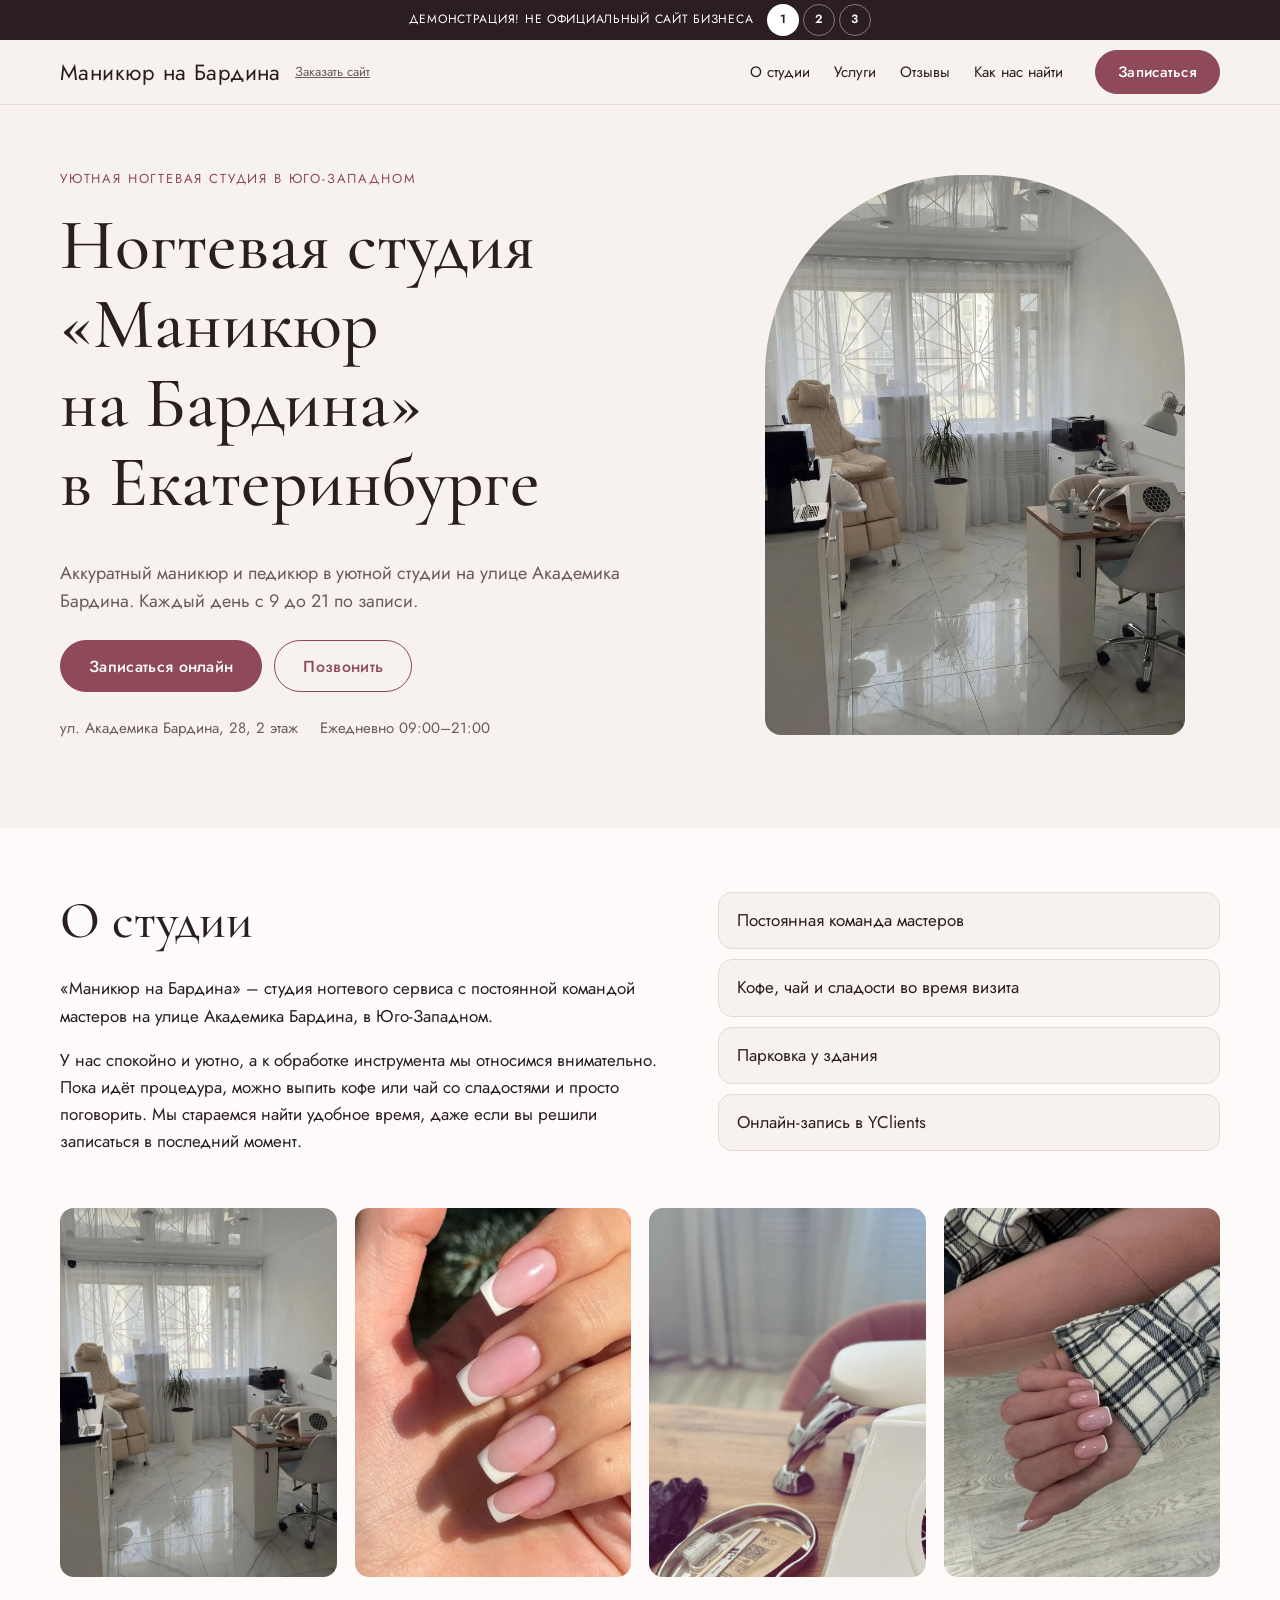
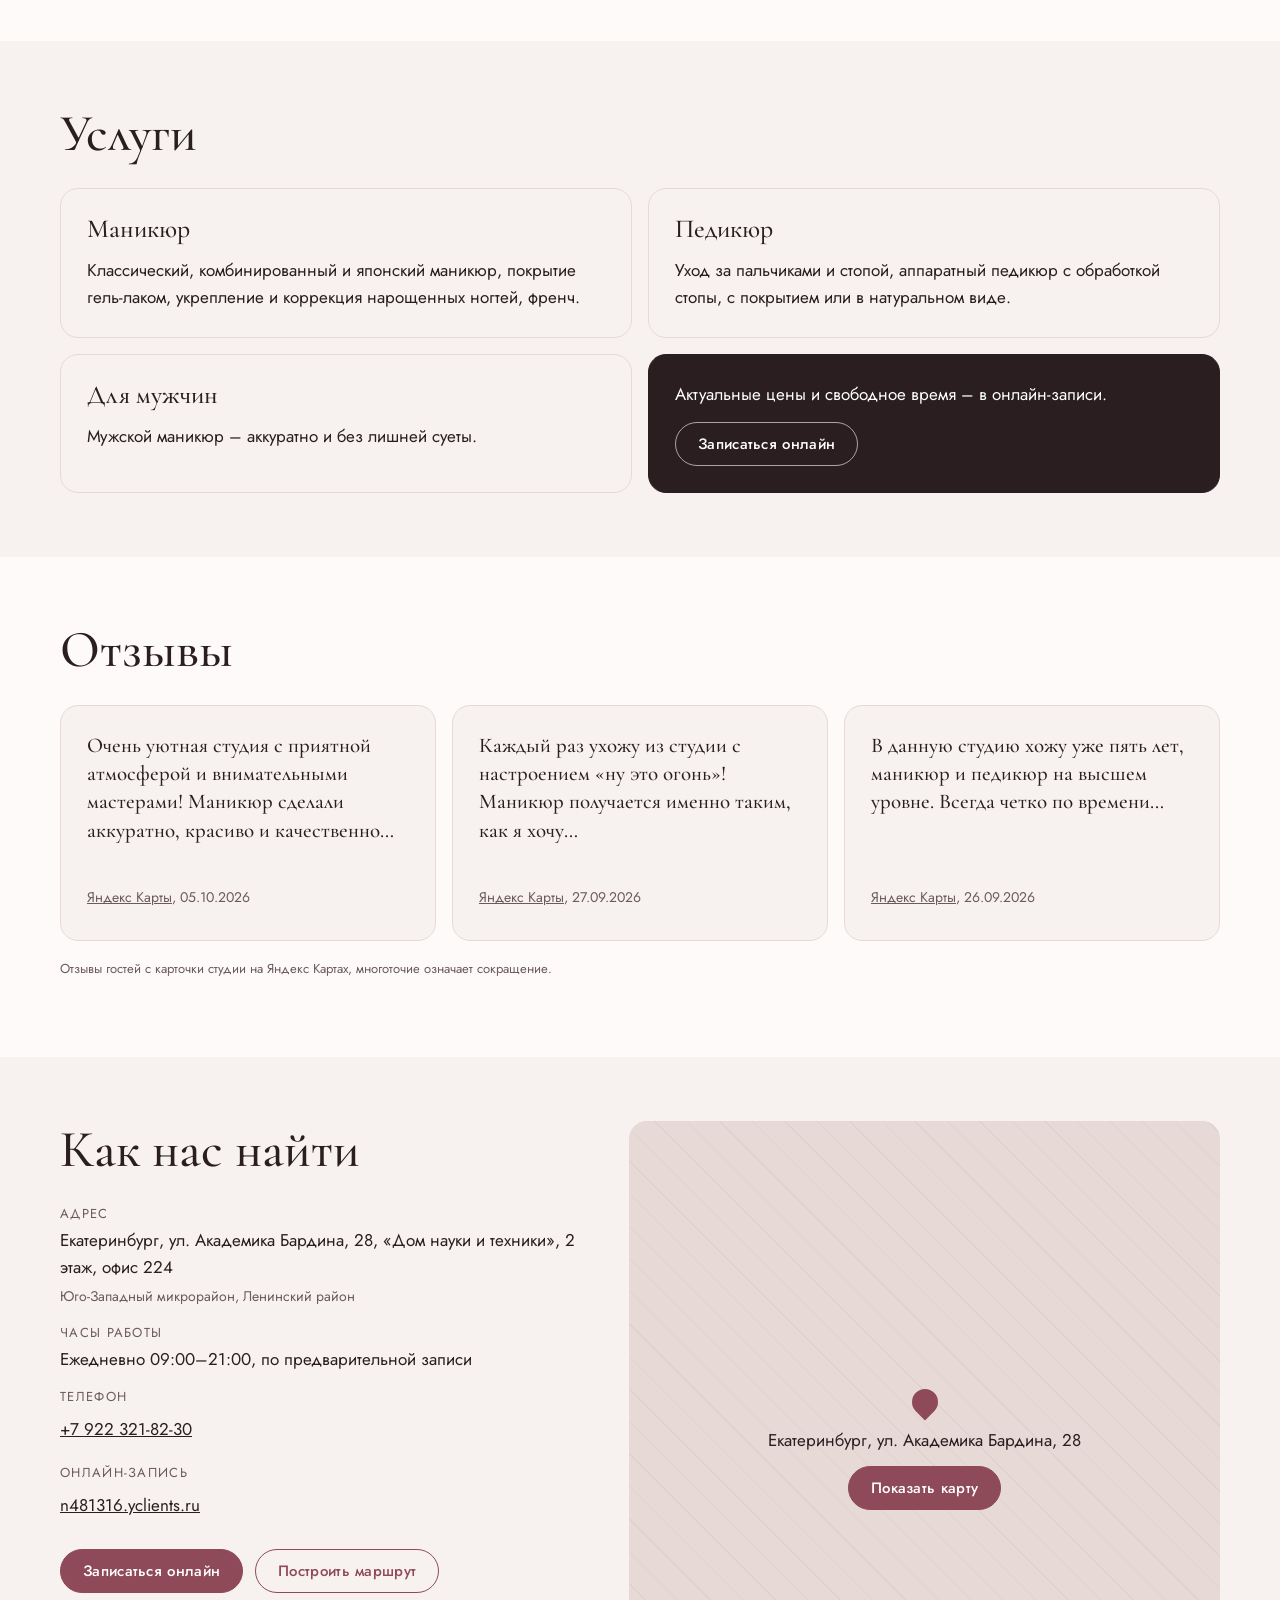
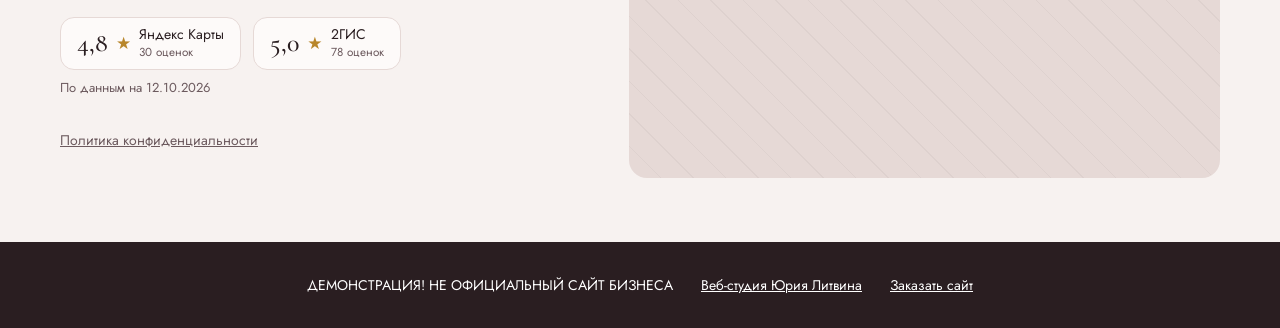
<file: index.html>
<!DOCTYPE html>
<html lang="ru" class="v1">
<head>
<meta charset="utf-8">
<meta name="viewport" content="width=device-width, initial-scale=1.0">
<meta name="robots" content="noindex, nofollow">
<title>Маникюр на Бардина · ногтевая студия в Екатеринбурге</title>
<meta name="description" content="Маникюр на Бардина · ногтевая студия в Екатеринбурге на ул. Академика Бардина, 28: маникюр, педикюр, мужской маникюр. Ежедневно 09:00–21:00 по записи.">
<meta name="theme-color" content="#2a1e21">
<link rel="icon" sizes="any" href="logos/favicon.ico">
<link rel="icon" type="image/svg+xml" href="logos/favicon.svg">
<link rel="icon" type="image/png" sizes="32x32" href="logos/favicon-32x32.png">
<link rel="apple-touch-icon" sizes="180x180" href="logos/apple-touch-icon.png">
<link rel="preload" href="fonts/jost_vf_cyrillic-wght-normal.woff2" as="font" type="font/woff2" crossorigin>
<link rel="preload" href="fonts/cormorant-garamond_cyrillic-500-normal.woff2" as="font" type="font/woff2" crossorigin>
<link rel="stylesheet" href="css/fonts.css">
<link rel="stylesheet" href="css/styles.css">
</head>
<body>
<a class="skip" href="#main">К содержимому</a>
<div class="top" id="topbar">
  <div class="demo-strip"><span class="demo-strip__t">ДЕМОНСТРАЦИЯ! НЕ ОФИЦИАЛЬНЫЙ САЙТ БИЗНЕСА</span><nav class="variants" aria-label="Варианты дизайна"><ul role="list"><li><a href="index.html" aria-current="page" aria-label="Вариант дизайна 1">1</a></li><li><a href="v2/index.html" aria-label="Вариант дизайна 2">2</a></li><li><a href="v3/index.html" aria-label="Вариант дизайна 3">3</a></li></ul></nav></div>
  <header class="header">
    <div class="header__in wrap">
      <a class="brand" href="#top" aria-label="Маникюр на Бардина"><span class="brand__a">Маникюр </span><span class="brand__b">на Бардина</span><span class="brand__m">МБ</span></a>
      <a class="order-link" href="https://litviniuv.ru/webstudio/order/?c=b3jg">Заказать сайт</a>
      <nav class="nav" aria-label="Разделы сайта"><ul><li><a href="#about">О студии</a></li><li><a href="#services">Услуги</a></li><li><a href="#reviews">Отзывы</a></li><li><a href="#contacts">Как нас найти</a></li></ul></nav>
      <a class="btn btn--accent header__book" href="https://n481316.yclients.ru/">Записаться</a>
      <a class="header__booksm" href="https://n481316.yclients.ru/" aria-label="Записаться онлайн"><span aria-hidden="true">Запись</span><svg viewBox="0 0 24 24" width="20" height="20" aria-hidden="true"><path fill="currentColor" d="M7 2h2v2h6V2h2v2h3a1 1 0 0 1 1 1v15a1 1 0 0 1-1 1H4a1 1 0 0 1-1-1V5a1 1 0 0 1 1-1h3zm12 7H5v10h14zM7 11h4v4H7z"/></svg></a>
      <button class="burger" type="button" aria-expanded="false" aria-controls="menu" aria-label="Открыть меню"><span class="burger__bar" aria-hidden="true"></span></button>
    </div>
  </header>
</div>
<div class="menu" id="menu" hidden>
  <nav class="menu__nav" aria-label="Меню">
    <ul><li><a href="#about">О студии</a></li><li><a href="#services">Услуги</a></li><li><a href="#reviews">Отзывы</a></li><li><a href="#contacts">Как нас найти</a></li><li><a href="https://n481316.yclients.ru/">Записаться онлайн</a></li><li><a href="tel:+79223218230">Позвонить +7 922 321-82-30</a></li><li><a href="https://litviniuv.ru/webstudio/order/?c=b3jg">Заказать сайт</a></li></ul>
  </nav>
  <div class="menu__contacts">
    <p>Екатеринбург, ул. Академика Бардина, 28, «Дом науки и техники», 2 этаж, офис 224<br>Ежедневно 09:00–21:00, по предварительной записи</p>
    <p><a href="tel:+79223218230">+7 922 321-82-30</a></p>
  </div>
</div>

<main id="main">

  <section class="hero" id="top" aria-labelledby="hero-h">
    <div class="wrap hero__in">
      <div class="hero__text">
        <p class="eyebrow">Уютная ногтевая студия в Юго-Западном</p>
        <h1 id="hero-h">Ногтевая студия «Маникюр на&nbsp;Бардина» в&nbsp;Екатеринбурге</h1>
        <p class="lead">Аккуратный маникюр и педикюр в уютной студии на улице Академика Бардина. Каждый день с 9 до 21 по записи.</p>
        <div class="cta">
          <a class="btn btn--accent btn--lg" href="https://n481316.yclients.ru/">Записаться онлайн</a>
          <a class="btn btn--ghost btn--lg" href="tel:+79223218230">Позвонить</a>
        </div>
        <ul class="hero__facts" role="list"><li>ул. Академика Бардина, 28, 2 этаж</li><li>Ежедневно 09:00–21:00</li></ul>
      </div>
      <figure class="hero__photo"><img src="images/interior-01.webp" alt="Светлый кабинет студии с мраморным полом, педикюрным креслом и маникюрным столом" width="720" height="960" fetchpriority="high"></figure>
    </div>
  </section>

  <section class="section about" id="about" aria-labelledby="about-h">
    <div class="wrap">
      <div class="about__grid">
        <div class="about__text" data-reveal>
          <h2 id="about-h">О студии</h2>
          <p>«Маникюр на Бардина» – студия ногтевого сервиса с постоянной командой мастеров на улице Академика Бардина, в Юго-Западном.</p>
          <p>У нас спокойно и уютно, а к обработке инструмента мы относимся внимательно. Пока идёт процедура, можно выпить кофе или чай со сладостями и просто поговорить. Мы стараемся найти удобное время, даже если вы решили записаться в последний момент.</p>
        </div>
        <ul class="perks" role="list" data-reveal>
          <li>Постоянная команда мастеров</li><li>Кофе, чай и сладости во время визита</li><li>Парковка у здания</li><li>Онлайн-запись в YClients</li>
        </ul>
      </div>
      <ul class="grid34" role="list" aria-label="Фото студии и работ">
        <li class="tile" data-reveal><img src="images/interior-01.webp" alt="Светлый кабинет с мраморным полом, педикюрным креслом и маникюрным столом" width="720" height="960" loading="lazy" decoding="async"></li>
        <li class="tile" data-reveal><img src="images/work-01.webp" alt="Нежно-розовый френч на квадратных ногтях" width="720" height="960" loading="lazy" decoding="async"></li>
        <li class="tile" data-reveal><img src="images/interior-02.webp" alt="Маникюрный стол: лоток с инструментом в крафт-пакете и перчатки" width="720" height="960" loading="lazy" decoding="async"></li>
        <li class="tile" data-reveal><img src="images/work-02.webp" alt="Нюдовый френч на фоне клетчатого рукава" width="720" height="960" loading="lazy" decoding="async"></li>
      </ul>
    </div>
  </section>

  <section class="section services" id="services" aria-labelledby="services-h">
    <div class="wrap">
      <h2 id="services-h" data-reveal>Услуги</h2>
      <ul class="svc" role="list">
        <li class="svc__item" data-reveal><h3>Маникюр</h3><p>Классический, комбинированный и японский маникюр, покрытие гель-лаком, укрепление и коррекция нарощенных ногтей, френч.</p></li><li class="svc__item" data-reveal><h3>Педикюр</h3><p>Уход за пальчиками и стопой, аппаратный педикюр с обработкой стопы, с покрытием или в натуральном виде.</p></li><li class="svc__item" data-reveal><h3>Для мужчин</h3><p>Мужской маникюр – аккуратно и без лишней суеты.</p></li>
        <li class="svc__item svc__item--cta" data-reveal><p>Актуальные цены и свободное время – в онлайн-записи.</p><a class="btn btn--ghost" href="https://n481316.yclients.ru/">Записаться онлайн</a></li>
      </ul>
    </div>
  </section>

  <section class="section" id="reviews" aria-labelledby="reviews-h">
    <div class="wrap">
      <h2 id="reviews-h" data-reveal>Отзывы</h2>
      <ul class="reviews" role="list"><li data-reveal><figure class="review"><blockquote><p>Очень уютная студия с приятной атмосферой и внимательными мастерами! Маникюр сделали аккуратно, красиво и качественно…</p></blockquote><figcaption><a href="https://yandex.com/maps/org/manikyur_na_bardina/224290098266/">Яндекс Карты</a>, 05.10.2026</figcaption></figure></li><li data-reveal><figure class="review"><blockquote><p>Каждый раз ухожу из студии с настроением «ну это огонь»! Маникюр получается именно таким, как я хочу…</p></blockquote><figcaption><a href="https://yandex.com/maps/org/manikyur_na_bardina/224290098266/">Яндекс Карты</a>, 27.09.2026</figcaption></figure></li><li data-reveal><figure class="review"><blockquote><p>В данную студию хожу уже пять лет, маникюр и педикюр на высшем уровне. Всегда четко по времени…</p></blockquote><figcaption><a href="https://yandex.com/maps/org/manikyur_na_bardina/224290098266/">Яндекс Карты</a>, 26.09.2026</figcaption></figure></li></ul>
      <p class="reviews__note" data-reveal>Отзывы гостей с карточки студии на Яндекс Картах, многоточие означает сокращение.</p>
    </div>
  </section>

  <section class="section contacts" id="contacts" aria-labelledby="contacts-h">
    <div class="wrap contacts__grid">
      <div class="contacts__info" data-reveal>
        <h2 id="contacts-h">Как нас найти</h2>
        <dl class="facts">
          <div><dt>Адрес</dt><dd>Екатеринбург, ул. Академика Бардина, 28, «Дом науки и техники», 2 этаж, офис 224<br><span class="facts__note">Юго-Западный микрорайон, Ленинский район</span></dd></div>
          <div><dt>Часы работы</dt><dd>Ежедневно 09:00–21:00, по предварительной записи</dd></div>
          <div><dt>Телефон</dt><dd><a href="tel:+79223218230">+7 922 321-82-30</a></dd></div>
          <div><dt>Онлайн-запись</dt><dd><a href="https://n481316.yclients.ru/">n481316.yclients.ru</a></dd></div>
        </dl>
        <div class="contacts__cta">
          <a class="btn btn--accent" href="https://n481316.yclients.ru/">Записаться онлайн</a>
          <a class="btn btn--ghost" href="https://yandex.ru/maps/?rtext=~%D0%95%D0%BA%D0%B0%D1%82%D0%B5%D1%80%D0%B8%D0%BD%D0%B1%D1%83%D1%80%D0%B3%2C%20%D1%83%D0%BB%D0%B8%D1%86%D0%B0%20%D0%90%D0%BA%D0%B0%D0%B4%D0%B5%D0%BC%D0%B8%D0%BA%D0%B0%20%D0%91%D0%B0%D1%80%D0%B4%D0%B8%D0%BD%D0%B0%2C%2028">Построить маршрут</a>
        </div>
        <ul class="rating" role="list" aria-label="Оценки на картах и в сервисе записи">
          <li><a href="https://yandex.com/maps/org/manikyur_na_bardina/224290098266/"><span class="rating__score">4,8</span><span class="rating__star" aria-hidden="true">★</span><span class="rating__src">Яндекс Карты<br><small>30 оценок</small></span></a></li>
          <li><a href="https://2gis.ru/ekaterinburg/firm/70000001057417125"><span class="rating__score">5,0</span><span class="rating__star" aria-hidden="true">★</span><span class="rating__src">2ГИС<br><small>78 оценок</small></span></a></li>
        </ul>
        <p class="rating__date">По данным на 12.10.2026</p>
        <p class="contacts__legal"><a href="privacy/index.html">Политика конфиденциальности</a></p>
      </div>
      <div class="map" id="map" data-reveal data-map-src="https://yandex.ru/map-widget/v1/?text=%D0%95%D0%BA%D0%B0%D1%82%D0%B5%D1%80%D0%B8%D0%BD%D0%B1%D1%83%D1%80%D0%B3%2C%20%D1%83%D0%BB%D0%B8%D1%86%D0%B0%20%D0%90%D0%BA%D0%B0%D0%B4%D0%B5%D0%BC%D0%B8%D0%BA%D0%B0%20%D0%91%D0%B0%D1%80%D0%B4%D0%B8%D0%BD%D0%B0%2C%2028&z=16" data-map-title="Карта: Екатеринбург, ул. Академика Бардина, 28">
        <div class="map__ph">
          <span class="map__pin" aria-hidden="true"></span>
          <p class="map__addr">Екатеринбург, ул. Академика Бардина, 28</p>
          <button class="btn btn--accent map__btn" type="button" hidden>Показать карту</button>
        </div>
      </div>
    </div>
  </section>

</main>
<footer class="footer">
  <ul class="footer__row wrap" role="list">
    <li>ДЕМОНСТРАЦИЯ! НЕ ОФИЦИАЛЬНЫЙ САЙТ БИЗНЕСА</li>
    <li><a href="https://litviniuv.ru/webstudio/">Веб-студия Юрия Литвина</a></li>
    <li><a href="https://litviniuv.ru/webstudio/order/?c=b3jg">Заказать сайт</a></li>
  </ul>
</footer>
<script src="js/main.js" defer></script>
</body>
</html>
</file>
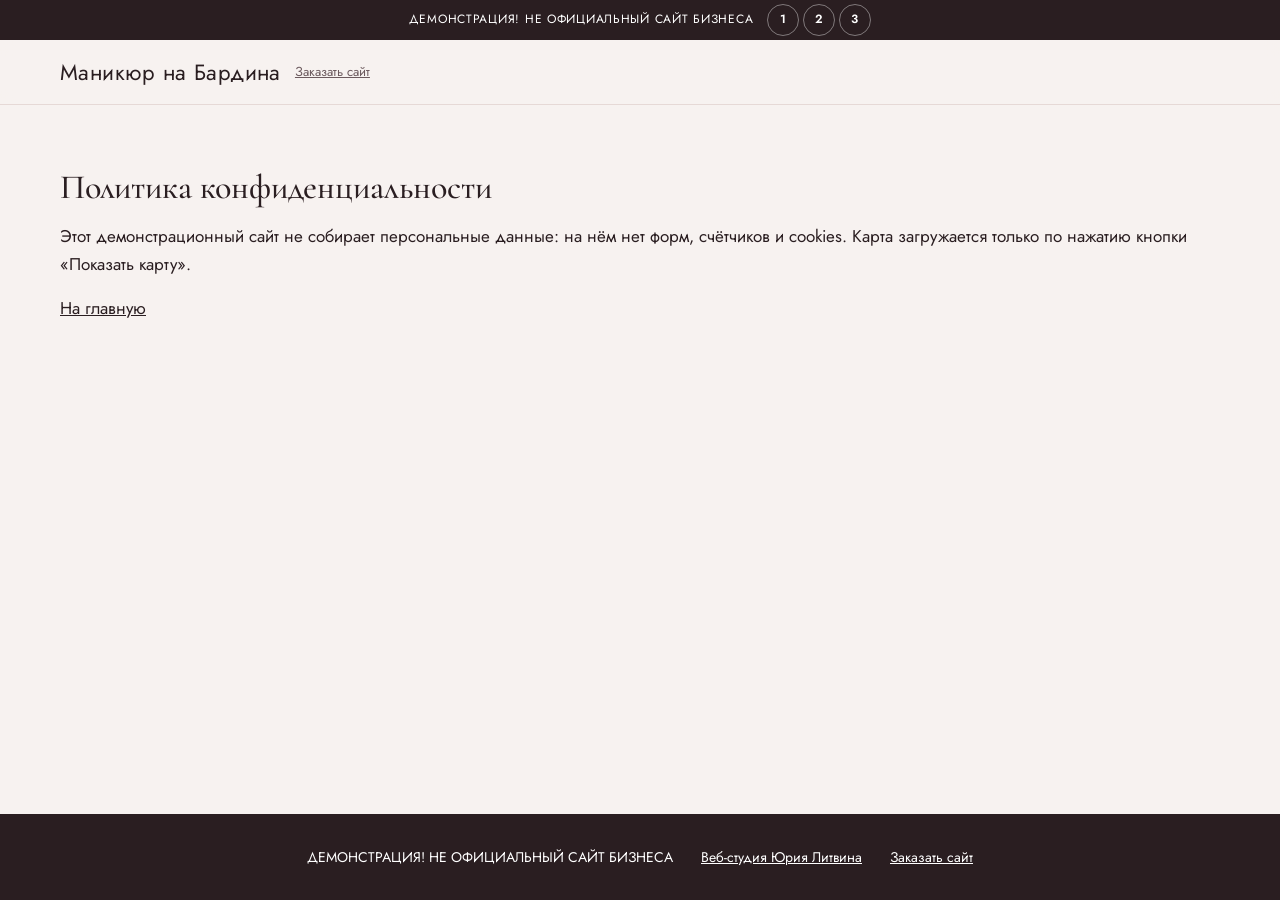
<file: privacy/index.html>
<!DOCTYPE html>
<html lang="ru" class="v1 simple">
<head>
<meta charset="utf-8">
<meta name="viewport" content="width=device-width, initial-scale=1.0">
<meta name="robots" content="noindex, nofollow">
<title>Политика конфиденциальности · Маникюр на Бардина</title>
<link rel="icon" sizes="any" href="../logos/favicon.ico">
<link rel="icon" type="image/svg+xml" href="../logos/favicon.svg">
<link rel="icon" type="image/png" sizes="32x32" href="../logos/favicon-32x32.png">
<link rel="apple-touch-icon" sizes="180x180" href="../logos/apple-touch-icon.png">
<link rel="stylesheet" href="../css/fonts.css">
<link rel="stylesheet" href="../css/styles.css">
</head>
<body>
<div class="top">
  <div class="demo-strip"><span class="demo-strip__t">ДЕМОНСТРАЦИЯ! НЕ ОФИЦИАЛЬНЫЙ САЙТ БИЗНЕСА</span><nav class="variants" aria-label="Варианты дизайна"><ul role="list"><li><a href="../index.html" aria-label="Вариант дизайна 1">1</a></li><li><a href="../v2/index.html" aria-label="Вариант дизайна 2">2</a></li><li><a href="../v3/index.html" aria-label="Вариант дизайна 3">3</a></li></ul></nav></div>
  <header class="header"><div class="header__in wrap"><a class="brand" href="../index.html" aria-label="Маникюр на Бардина"><span class="brand__a">Маникюр </span><span class="brand__b">на Бардина</span><span class="brand__m">МБ</span></a><a class="order-link" href="https://litviniuv.ru/webstudio/order/?c=b3jg">Заказать сайт</a></div></header>
</div>
<main id="main" class="simple__main">
  <div class="wrap">
    <h1>Политика конфиденциальности</h1>
    <p>Этот демонстрационный сайт не собирает персональные данные: на нём нет форм, счётчиков и cookies. Карта загружается только по нажатию кнопки «Показать карту».</p><p><a href="../index.html">На главную</a></p>
  </div>
</main>
<footer class="footer">
  <ul class="footer__row wrap" role="list">
    <li>ДЕМОНСТРАЦИЯ! НЕ ОФИЦИАЛЬНЫЙ САЙТ БИЗНЕСА</li>
    <li><a href="https://litviniuv.ru/webstudio/">Веб-студия Юрия Литвина</a></li>
    <li><a href="https://litviniuv.ru/webstudio/order/?c=b3jg">Заказать сайт</a></li>
  </ul>
</footer>
</body>
</html>
</file>
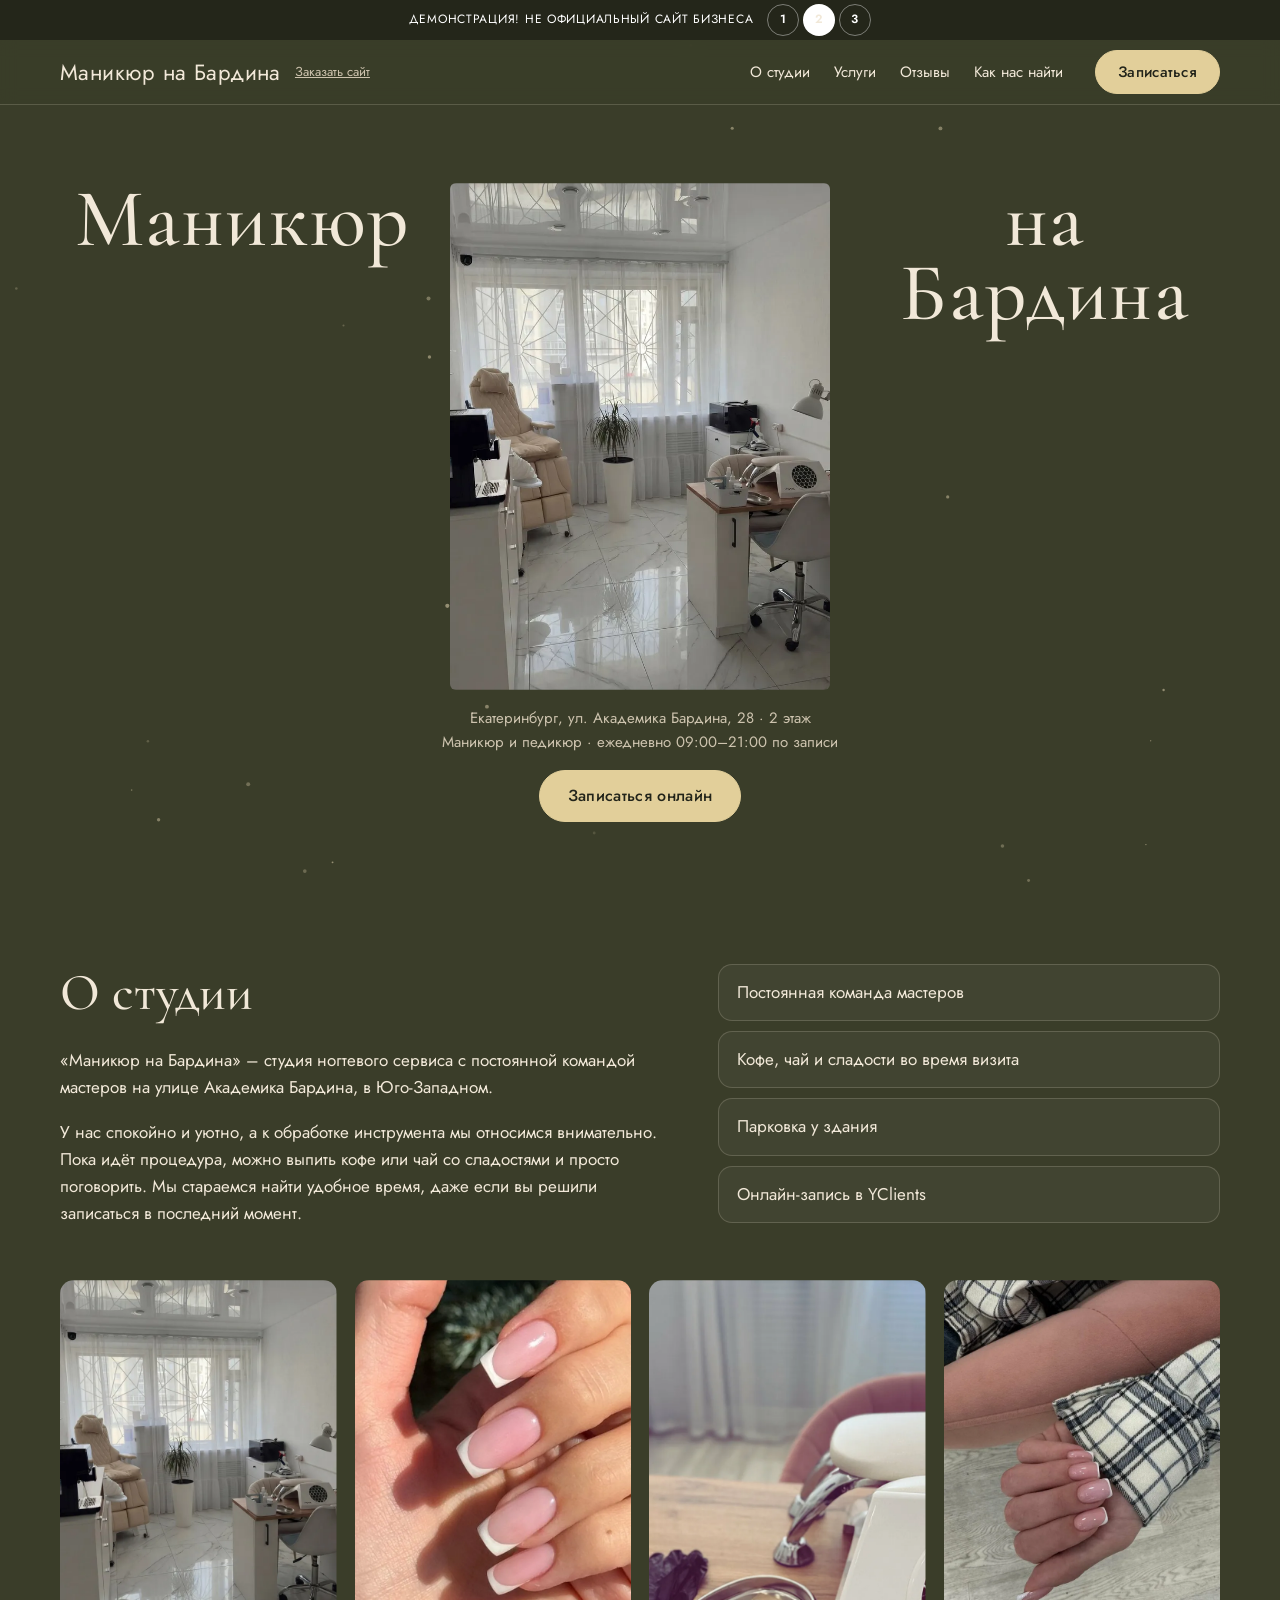
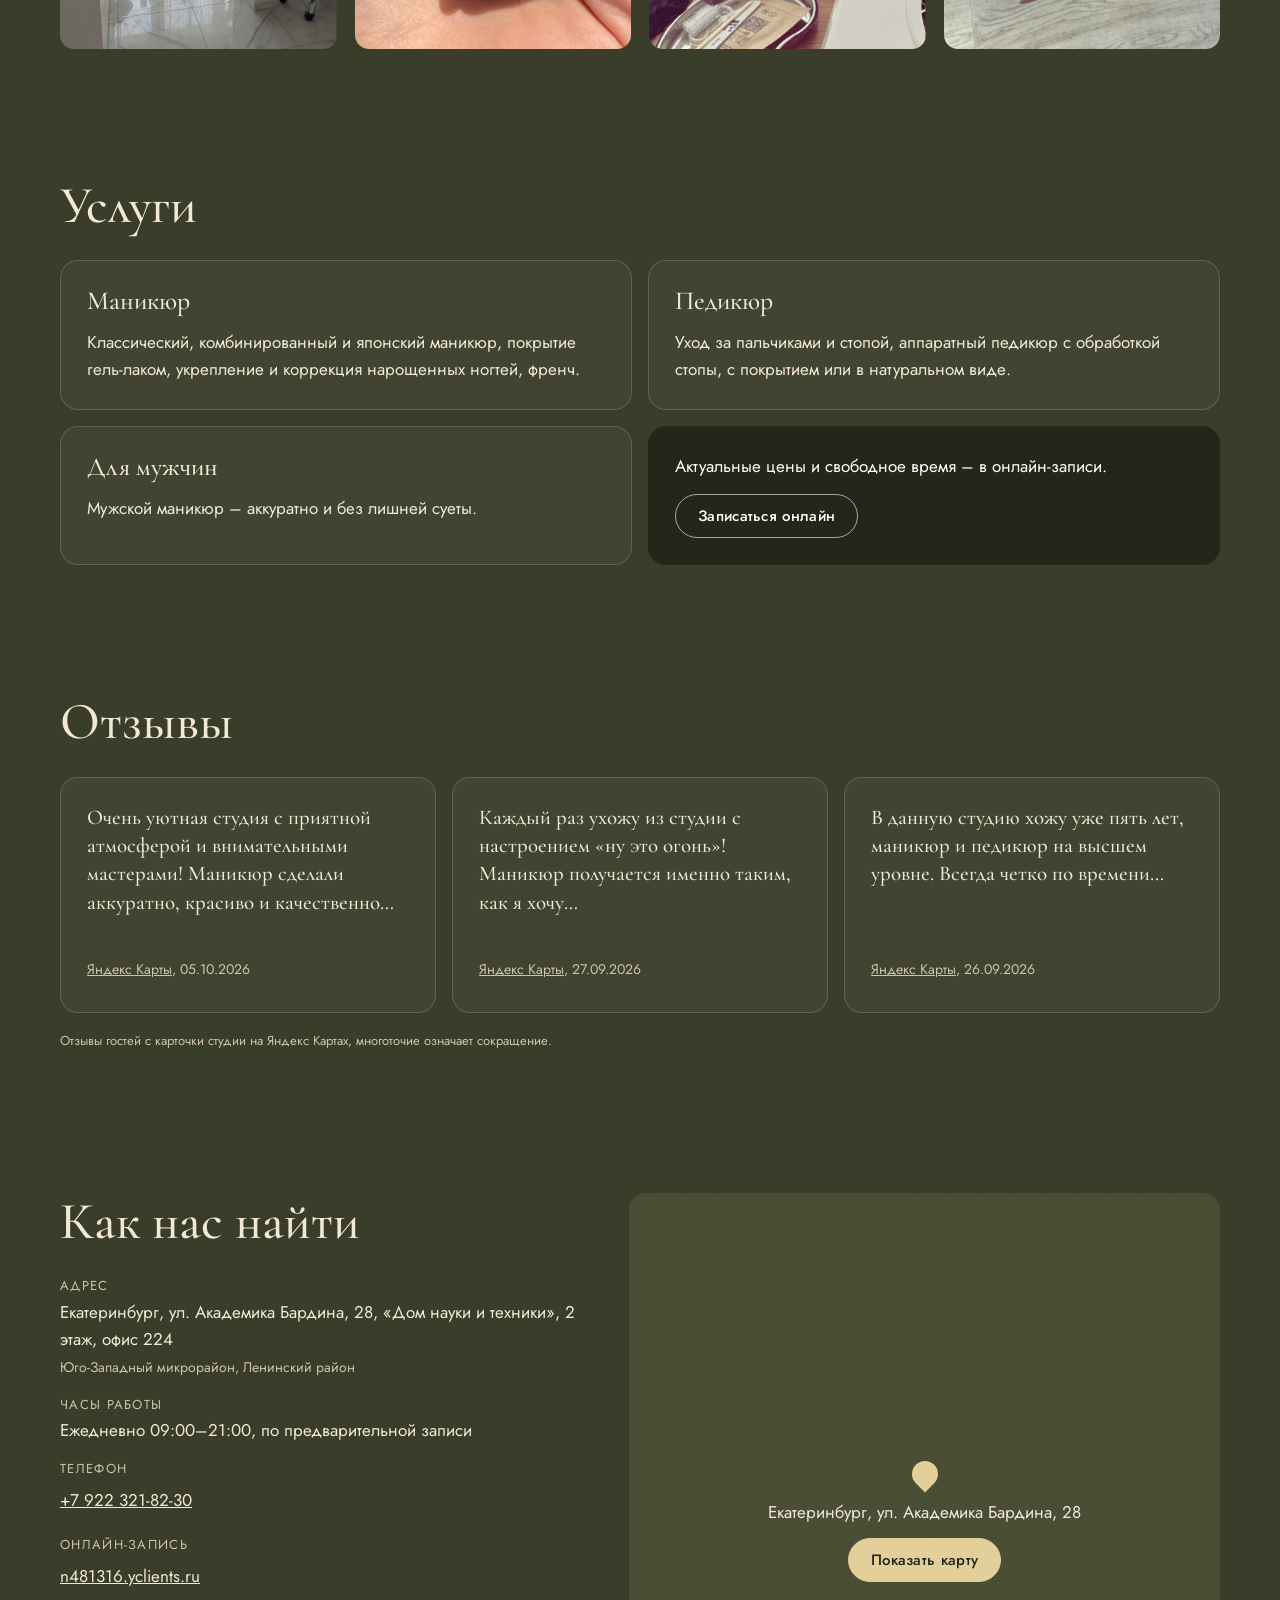
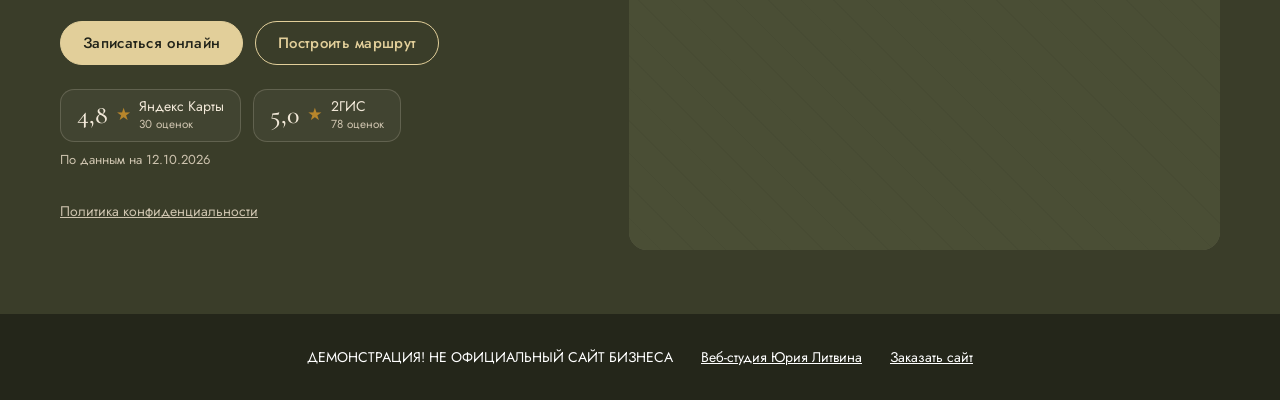
<file: v2/index.html>
<!DOCTYPE html>
<html lang="ru" class="v2">
<head>
<meta charset="utf-8">
<meta name="viewport" content="width=device-width, initial-scale=1.0">
<meta name="robots" content="noindex, nofollow">
<title>Маникюр на Бардина · ногтевая студия в Екатеринбурге</title>
<meta name="description" content="Маникюр на Бардина · ногтевая студия в Екатеринбурге на ул. Академика Бардина, 28: маникюр, педикюр, мужской маникюр. Ежедневно 09:00–21:00 по записи.">
<meta name="theme-color" content="#2a1e21">
<link rel="icon" sizes="any" href="../logos/favicon.ico">
<link rel="icon" type="image/svg+xml" href="../logos/favicon.svg">
<link rel="icon" type="image/png" sizes="32x32" href="../logos/favicon-32x32.png">
<link rel="apple-touch-icon" sizes="180x180" href="../logos/apple-touch-icon.png">
<link rel="preload" href="../fonts/jost_vf_cyrillic-wght-normal.woff2" as="font" type="font/woff2" crossorigin>
<link rel="preload" href="../fonts/cormorant-garamond_cyrillic-500-normal.woff2" as="font" type="font/woff2" crossorigin>
<link rel="stylesheet" href="../css/fonts.css">
<link rel="stylesheet" href="../css/styles.css">
<link rel="stylesheet" href="../css/v2.css">
</head>
<body>
<a class="skip" href="#main">К содержимому</a>
<canvas class="dust" id="dust" aria-hidden="true"></canvas>
<div class="top" id="topbar">
  <div class="demo-strip"><span class="demo-strip__t">ДЕМОНСТРАЦИЯ! НЕ ОФИЦИАЛЬНЫЙ САЙТ БИЗНЕСА</span><nav class="variants" aria-label="Варианты дизайна"><ul role="list"><li><a href="../index.html" aria-label="Вариант дизайна 1">1</a></li><li><a href="../v2/index.html" aria-current="page" aria-label="Вариант дизайна 2">2</a></li><li><a href="../v3/index.html" aria-label="Вариант дизайна 3">3</a></li></ul></nav></div>
  <header class="header">
    <div class="header__in wrap">
      <a class="brand" href="#top" aria-label="Маникюр на Бардина"><span class="brand__a">Маникюр </span><span class="brand__b">на Бардина</span><span class="brand__m">МБ</span></a>
      <a class="order-link" href="https://litviniuv.ru/webstudio/order/?c=b3jg">Заказать сайт</a>
      <nav class="nav" aria-label="Разделы сайта"><ul><li><a href="#about">О студии</a></li><li><a href="#services">Услуги</a></li><li><a href="#reviews">Отзывы</a></li><li><a href="#contacts">Как нас найти</a></li></ul></nav>
      <a class="btn btn--accent header__book" href="https://n481316.yclients.ru/">Записаться</a>
      <a class="header__booksm" href="https://n481316.yclients.ru/" aria-label="Записаться онлайн"><span aria-hidden="true">Запись</span><svg viewBox="0 0 24 24" width="20" height="20" aria-hidden="true"><path fill="currentColor" d="M7 2h2v2h6V2h2v2h3a1 1 0 0 1 1 1v15a1 1 0 0 1-1 1H4a1 1 0 0 1-1-1V5a1 1 0 0 1 1-1h3zm12 7H5v10h14zM7 11h4v4H7z"/></svg></a>
      <button class="burger" type="button" aria-expanded="false" aria-controls="menu" aria-label="Открыть меню"><span class="burger__bar" aria-hidden="true"></span></button>
    </div>
  </header>
</div>
<div class="menu" id="menu" hidden>
  <nav class="menu__nav" aria-label="Меню">
    <ul><li><a href="#about">О студии</a></li><li><a href="#services">Услуги</a></li><li><a href="#reviews">Отзывы</a></li><li><a href="#contacts">Как нас найти</a></li><li><a href="https://n481316.yclients.ru/">Записаться онлайн</a></li><li><a href="tel:+79223218230">Позвонить +7 922 321-82-30</a></li><li><a href="https://litviniuv.ru/webstudio/order/?c=b3jg">Заказать сайт</a></li></ul>
  </nav>
  <div class="menu__contacts">
    <p>Екатеринбург, ул. Академика Бардина, 28, «Дом науки и техники», 2 этаж, офис 224<br>Ежедневно 09:00–21:00, по предварительной записи</p>
    <p><a href="tel:+79223218230">+7 922 321-82-30</a></p>
  </div>
</div>

<main id="main">

  <section class="h9" id="top" aria-labelledby="hero-h">
    <div class="wrap h9__in">
      <h1 id="hero-h" class="h9__h"><span class="h9__w h9__w--l">Маникюр</span><span class="h9__w h9__w--r">на Бардина</span><span class="sr"> · ногтевая студия в Екатеринбурге</span></h1>
      <figure class="h9__photo" id="h9photo"><img src="../images/interior-01.webp" alt="Светлый кабинет студии с мраморным полом, педикюрным креслом и маникюрным столом" width="720" height="960" fetchpriority="high"></figure>
      <p class="h9__line">Екатеринбург, ул. Академика Бардина, 28 · 2 этаж<br>Маникюр и педикюр · ежедневно 09:00–21:00 по записи</p>
      <a class="btn btn--accent btn--lg h9__btn" href="https://n481316.yclients.ru/">Записаться онлайн</a>
    </div>
  </section>

  <section class="section about" id="about" aria-labelledby="about-h">
    <div class="wrap">
      <div class="about__grid">
        <div class="about__text" data-reveal>
          <h2 id="about-h">О студии</h2>
          <p>«Маникюр на Бардина» – студия ногтевого сервиса с постоянной командой мастеров на улице Академика Бардина, в Юго-Западном.</p>
          <p>У нас спокойно и уютно, а к обработке инструмента мы относимся внимательно. Пока идёт процедура, можно выпить кофе или чай со сладостями и просто поговорить. Мы стараемся найти удобное время, даже если вы решили записаться в последний момент.</p>
        </div>
        <ul class="perks" role="list" data-reveal>
          <li>Постоянная команда мастеров</li><li>Кофе, чай и сладости во время визита</li><li>Парковка у здания</li><li>Онлайн-запись в YClients</li>
        </ul>
      </div>
      <ul class="grid34" role="list" aria-label="Фото студии и работ">
        <li class="tile" data-reveal><img src="../images/interior-01.webp" alt="Светлый кабинет с мраморным полом, педикюрным креслом и маникюрным столом" width="720" height="960" loading="lazy" decoding="async"></li>
        <li class="tile" data-reveal><img src="../images/work-01.webp" alt="Нежно-розовый френч на квадратных ногтях" width="720" height="960" loading="lazy" decoding="async"></li>
        <li class="tile" data-reveal><img src="../images/interior-02.webp" alt="Маникюрный стол: лоток с инструментом в крафт-пакете и перчатки" width="720" height="960" loading="lazy" decoding="async"></li>
        <li class="tile" data-reveal><img src="../images/work-02.webp" alt="Нюдовый френч на фоне клетчатого рукава" width="720" height="960" loading="lazy" decoding="async"></li>
      </ul>
    </div>
  </section>

  <section class="section services" id="services" aria-labelledby="services-h">
    <div class="wrap">
      <h2 id="services-h" data-reveal>Услуги</h2>
      <ul class="svc" role="list">
        <li class="svc__item" data-reveal><h3>Маникюр</h3><p>Классический, комбинированный и японский маникюр, покрытие гель-лаком, укрепление и коррекция нарощенных ногтей, френч.</p></li><li class="svc__item" data-reveal><h3>Педикюр</h3><p>Уход за пальчиками и стопой, аппаратный педикюр с обработкой стопы, с покрытием или в натуральном виде.</p></li><li class="svc__item" data-reveal><h3>Для мужчин</h3><p>Мужской маникюр – аккуратно и без лишней суеты.</p></li>
        <li class="svc__item svc__item--cta" data-reveal><p>Актуальные цены и свободное время – в онлайн-записи.</p><a class="btn btn--ghost" href="https://n481316.yclients.ru/">Записаться онлайн</a></li>
      </ul>
    </div>
  </section>

  <section class="section" id="reviews" aria-labelledby="reviews-h">
    <div class="wrap">
      <h2 id="reviews-h" data-reveal>Отзывы</h2>
      <ul class="reviews" role="list"><li data-reveal><figure class="review"><blockquote><p>Очень уютная студия с приятной атмосферой и внимательными мастерами! Маникюр сделали аккуратно, красиво и качественно…</p></blockquote><figcaption><a href="https://yandex.com/maps/org/manikyur_na_bardina/224290098266/">Яндекс Карты</a>, 05.10.2026</figcaption></figure></li><li data-reveal><figure class="review"><blockquote><p>Каждый раз ухожу из студии с настроением «ну это огонь»! Маникюр получается именно таким, как я хочу…</p></blockquote><figcaption><a href="https://yandex.com/maps/org/manikyur_na_bardina/224290098266/">Яндекс Карты</a>, 27.09.2026</figcaption></figure></li><li data-reveal><figure class="review"><blockquote><p>В данную студию хожу уже пять лет, маникюр и педикюр на высшем уровне. Всегда четко по времени…</p></blockquote><figcaption><a href="https://yandex.com/maps/org/manikyur_na_bardina/224290098266/">Яндекс Карты</a>, 26.09.2026</figcaption></figure></li></ul>
      <p class="reviews__note" data-reveal>Отзывы гостей с карточки студии на Яндекс Картах, многоточие означает сокращение.</p>
    </div>
  </section>

  <section class="section contacts" id="contacts" aria-labelledby="contacts-h">
    <div class="wrap contacts__grid">
      <div class="contacts__info" data-reveal>
        <h2 id="contacts-h">Как нас найти</h2>
        <dl class="facts">
          <div><dt>Адрес</dt><dd>Екатеринбург, ул. Академика Бардина, 28, «Дом науки и техники», 2 этаж, офис 224<br><span class="facts__note">Юго-Западный микрорайон, Ленинский район</span></dd></div>
          <div><dt>Часы работы</dt><dd>Ежедневно 09:00–21:00, по предварительной записи</dd></div>
          <div><dt>Телефон</dt><dd><a href="tel:+79223218230">+7 922 321-82-30</a></dd></div>
          <div><dt>Онлайн-запись</dt><dd><a href="https://n481316.yclients.ru/">n481316.yclients.ru</a></dd></div>
        </dl>
        <div class="contacts__cta">
          <a class="btn btn--accent" href="https://n481316.yclients.ru/">Записаться онлайн</a>
          <a class="btn btn--ghost" href="https://yandex.ru/maps/?rtext=~%D0%95%D0%BA%D0%B0%D1%82%D0%B5%D1%80%D0%B8%D0%BD%D0%B1%D1%83%D1%80%D0%B3%2C%20%D1%83%D0%BB%D0%B8%D1%86%D0%B0%20%D0%90%D0%BA%D0%B0%D0%B4%D0%B5%D0%BC%D0%B8%D0%BA%D0%B0%20%D0%91%D0%B0%D1%80%D0%B4%D0%B8%D0%BD%D0%B0%2C%2028">Построить маршрут</a>
        </div>
        <ul class="rating" role="list" aria-label="Оценки на картах и в сервисе записи">
          <li><a href="https://yandex.com/maps/org/manikyur_na_bardina/224290098266/"><span class="rating__score">4,8</span><span class="rating__star" aria-hidden="true">★</span><span class="rating__src">Яндекс Карты<br><small>30 оценок</small></span></a></li>
          <li><a href="https://2gis.ru/ekaterinburg/firm/70000001057417125"><span class="rating__score">5,0</span><span class="rating__star" aria-hidden="true">★</span><span class="rating__src">2ГИС<br><small>78 оценок</small></span></a></li>
        </ul>
        <p class="rating__date">По данным на 12.10.2026</p>
        <p class="contacts__legal"><a href="../privacy/index.html">Политика конфиденциальности</a></p>
      </div>
      <div class="map" id="map" data-reveal data-map-src="https://yandex.ru/map-widget/v1/?text=%D0%95%D0%BA%D0%B0%D1%82%D0%B5%D1%80%D0%B8%D0%BD%D0%B1%D1%83%D1%80%D0%B3%2C%20%D1%83%D0%BB%D0%B8%D1%86%D0%B0%20%D0%90%D0%BA%D0%B0%D0%B4%D0%B5%D0%BC%D0%B8%D0%BA%D0%B0%20%D0%91%D0%B0%D1%80%D0%B4%D0%B8%D0%BD%D0%B0%2C%2028&z=16" data-map-title="Карта: Екатеринбург, ул. Академика Бардина, 28">
        <div class="map__ph">
          <span class="map__pin" aria-hidden="true"></span>
          <p class="map__addr">Екатеринбург, ул. Академика Бардина, 28</p>
          <button class="btn btn--accent map__btn" type="button" hidden>Показать карту</button>
        </div>
      </div>
    </div>
  </section>

</main>
<footer class="footer">
  <ul class="footer__row wrap" role="list">
    <li>ДЕМОНСТРАЦИЯ! НЕ ОФИЦИАЛЬНЫЙ САЙТ БИЗНЕСА</li>
    <li><a href="https://litviniuv.ru/webstudio/">Веб-студия Юрия Литвина</a></li>
    <li><a href="https://litviniuv.ru/webstudio/order/?c=b3jg">Заказать сайт</a></li>
  </ul>
</footer>
<script src="../js/main.js" defer></script>
<script src="../js/v2.js" defer></script>
</body>
</html>
</file>
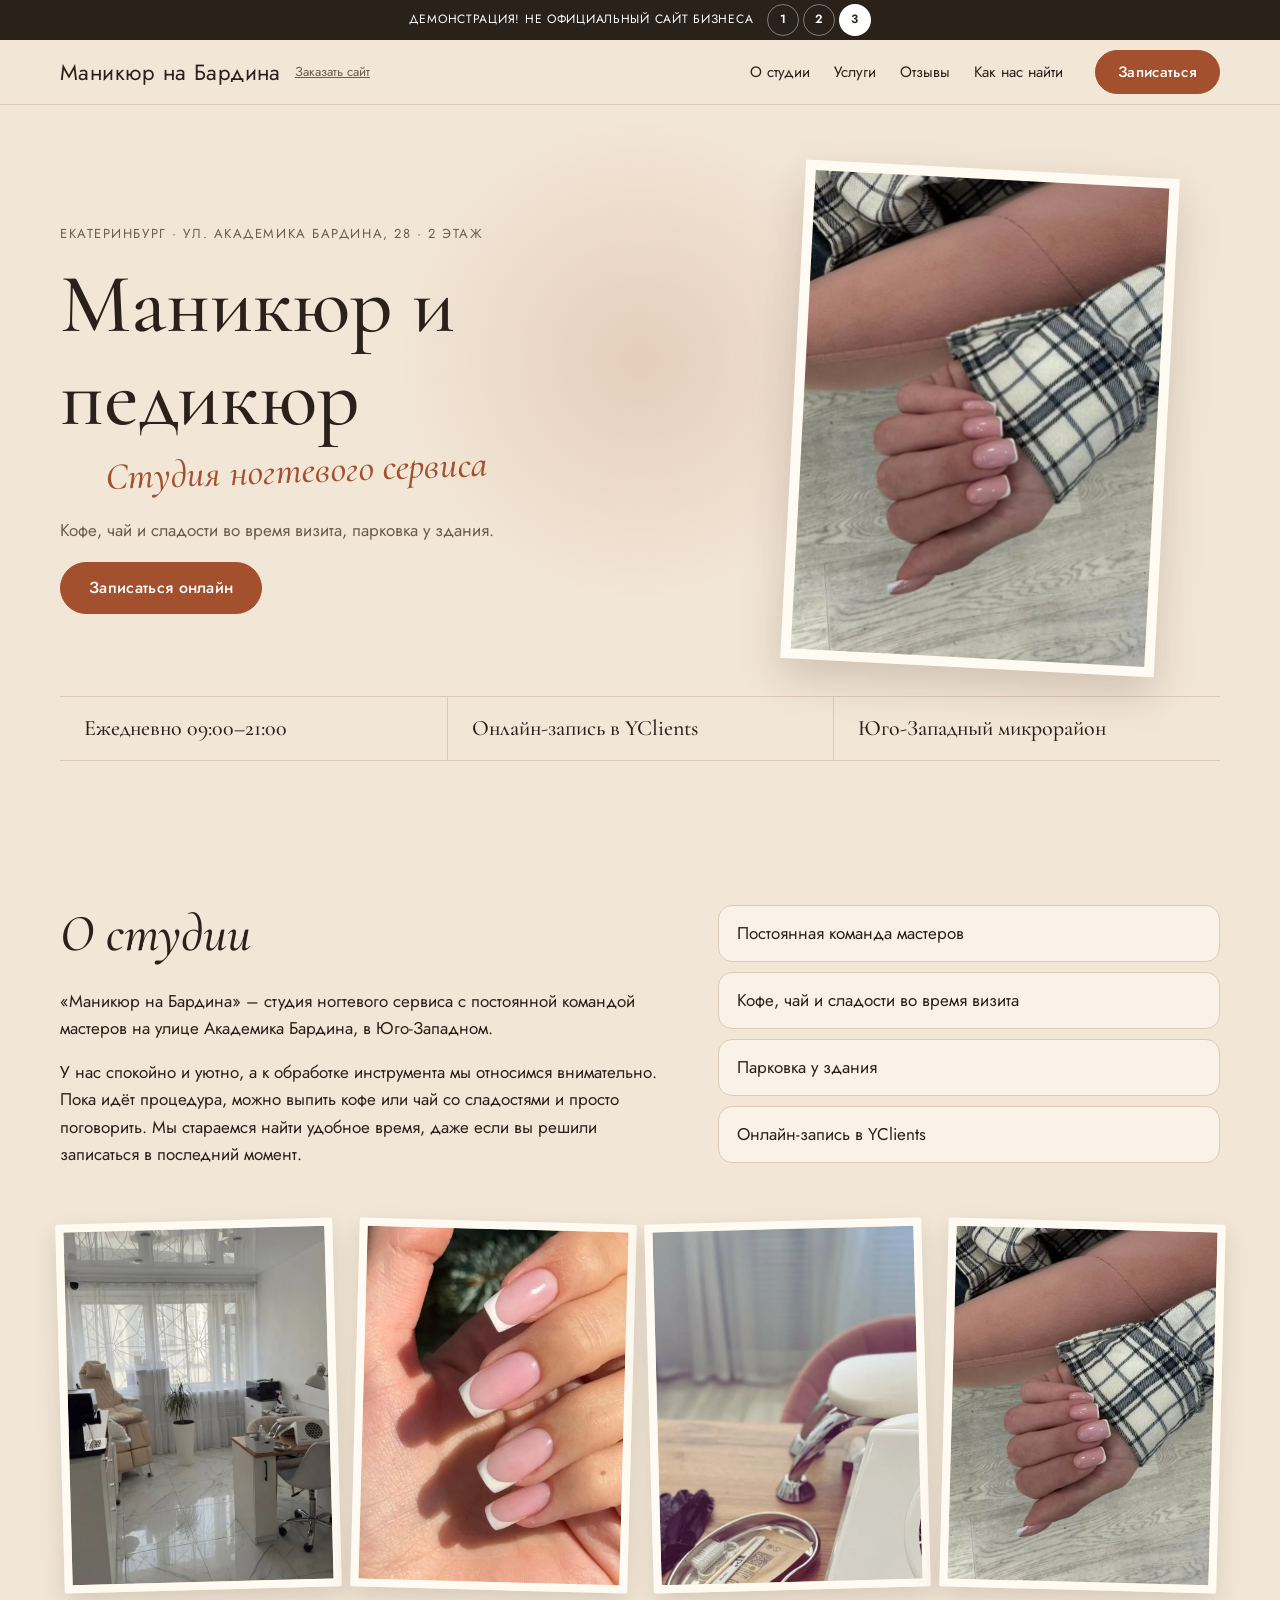
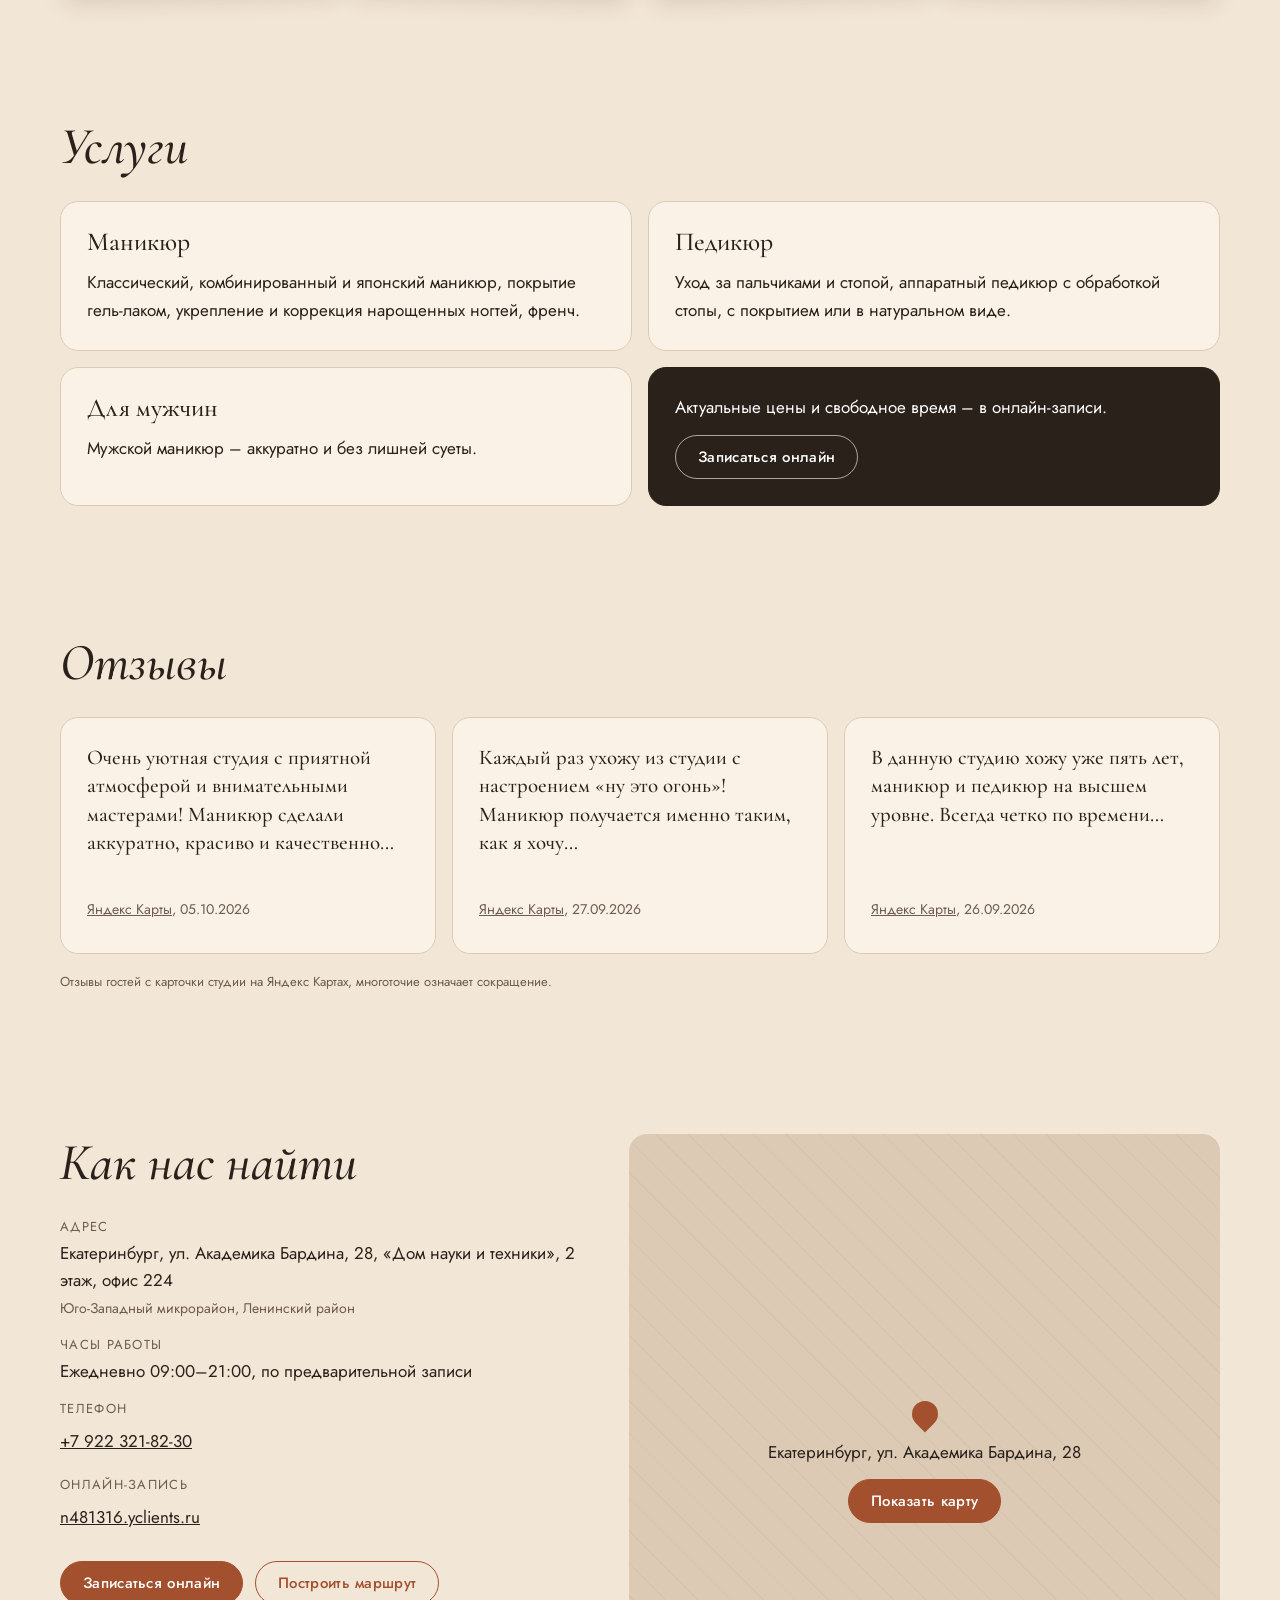
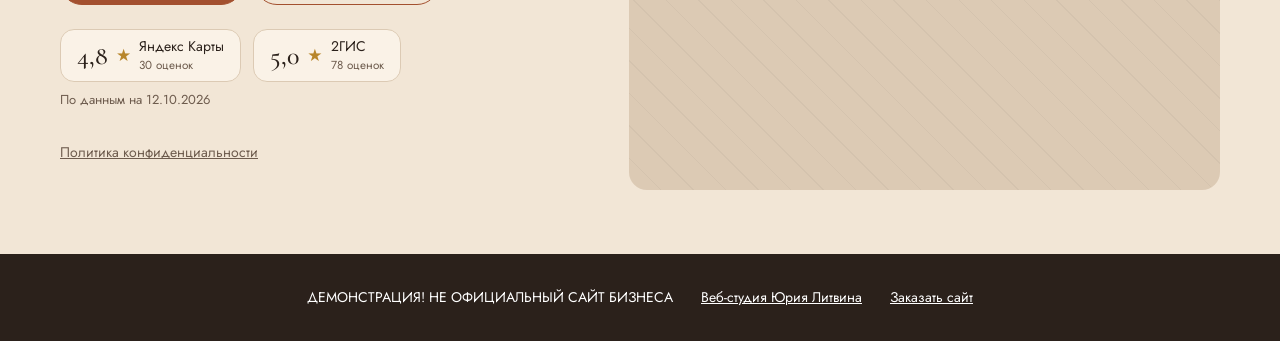
<file: v3/index.html>
<!DOCTYPE html>
<html lang="ru" class="v3">
<head>
<meta charset="utf-8">
<meta name="viewport" content="width=device-width, initial-scale=1.0">
<meta name="robots" content="noindex, nofollow">
<title>Маникюр на Бардина · ногтевая студия в Екатеринбурге</title>
<meta name="description" content="Маникюр на Бардина · ногтевая студия в Екатеринбурге на ул. Академика Бардина, 28: маникюр, педикюр, мужской маникюр. Ежедневно 09:00–21:00 по записи.">
<meta name="theme-color" content="#2a1e21">
<link rel="icon" sizes="any" href="../logos/favicon.ico">
<link rel="icon" type="image/svg+xml" href="../logos/favicon.svg">
<link rel="icon" type="image/png" sizes="32x32" href="../logos/favicon-32x32.png">
<link rel="apple-touch-icon" sizes="180x180" href="../logos/apple-touch-icon.png">
<link rel="preload" href="../fonts/jost_vf_cyrillic-wght-normal.woff2" as="font" type="font/woff2" crossorigin>
<link rel="preload" href="../fonts/cormorant-garamond_cyrillic-500-normal.woff2" as="font" type="font/woff2" crossorigin>
<link rel="stylesheet" href="../css/fonts.css">
<link rel="stylesheet" href="../css/styles.css">
<link rel="stylesheet" href="../css/v3.css">
</head>
<body>
<a class="skip" href="#main">К содержимому</a>
<div class="spot" id="spot" aria-hidden="true"></div>
<div class="top" id="topbar">
  <div class="demo-strip"><span class="demo-strip__t">ДЕМОНСТРАЦИЯ! НЕ ОФИЦИАЛЬНЫЙ САЙТ БИЗНЕСА</span><nav class="variants" aria-label="Варианты дизайна"><ul role="list"><li><a href="../index.html" aria-label="Вариант дизайна 1">1</a></li><li><a href="../v2/index.html" aria-label="Вариант дизайна 2">2</a></li><li><a href="../v3/index.html" aria-current="page" aria-label="Вариант дизайна 3">3</a></li></ul></nav></div>
  <header class="header">
    <div class="header__in wrap">
      <a class="brand" href="#top" aria-label="Маникюр на Бардина"><span class="brand__a">Маникюр </span><span class="brand__b">на Бардина</span><span class="brand__m">МБ</span></a>
      <a class="order-link" href="https://litviniuv.ru/webstudio/order/?c=b3jg">Заказать сайт</a>
      <nav class="nav" aria-label="Разделы сайта"><ul><li><a href="#about">О студии</a></li><li><a href="#services">Услуги</a></li><li><a href="#reviews">Отзывы</a></li><li><a href="#contacts">Как нас найти</a></li></ul></nav>
      <a class="btn btn--accent header__book" href="https://n481316.yclients.ru/">Записаться</a>
      <a class="header__booksm" href="https://n481316.yclients.ru/" aria-label="Записаться онлайн"><span aria-hidden="true">Запись</span><svg viewBox="0 0 24 24" width="20" height="20" aria-hidden="true"><path fill="currentColor" d="M7 2h2v2h6V2h2v2h3a1 1 0 0 1 1 1v15a1 1 0 0 1-1 1H4a1 1 0 0 1-1-1V5a1 1 0 0 1 1-1h3zm12 7H5v10h14zM7 11h4v4H7z"/></svg></a>
      <button class="burger" type="button" aria-expanded="false" aria-controls="menu" aria-label="Открыть меню"><span class="burger__bar" aria-hidden="true"></span></button>
    </div>
  </header>
</div>
<div class="menu" id="menu" hidden>
  <nav class="menu__nav" aria-label="Меню">
    <ul><li><a href="#about">О студии</a></li><li><a href="#services">Услуги</a></li><li><a href="#reviews">Отзывы</a></li><li><a href="#contacts">Как нас найти</a></li><li><a href="https://n481316.yclients.ru/">Записаться онлайн</a></li><li><a href="tel:+79223218230">Позвонить +7 922 321-82-30</a></li><li><a href="https://litviniuv.ru/webstudio/order/?c=b3jg">Заказать сайт</a></li></ul>
  </nav>
  <div class="menu__contacts">
    <p>Екатеринбург, ул. Академика Бардина, 28, «Дом науки и техники», 2 этаж, офис 224<br>Ежедневно 09:00–21:00, по предварительной записи</p>
    <p><a href="tel:+79223218230">+7 922 321-82-30</a></p>
  </div>
</div>

<main id="main">

  <section class="h8" id="top" aria-labelledby="hero-h">
    <div class="wrap h8__in">
      <div class="h8__text">
        <p class="h8__brow">Екатеринбург · ул. Академика Бардина, 28 · 2 этаж</p>
        <h1 id="hero-h" class="h8__h">Маникюр и педикюр<span class="sr"> · ногтевая студия «Маникюр на Бардина»</span></h1>
        <p class="h8__note">Студия ногтевого сервиса</p>
        <p class="h8__line">Кофе, чай и сладости во время визита, парковка у здания.</p>
        <a class="btn btn--accent btn--lg" href="https://n481316.yclients.ru/">Записаться онлайн</a>
      </div>
      <figure class="h8__photo" id="h8photo"><img src="../images/work-02.webp" alt="Нюдовый френч на фоне клетчатого рукава" width="720" height="960" fetchpriority="high"></figure>
      <ul class="h8__facts" role="list">
        <li>Ежедневно 09:00–21:00</li>
        <li>Онлайн-запись в YClients</li>
        <li>Юго-Западный микрорайон</li>
      </ul>
    </div>
  </section>

  <section class="section about" id="about" aria-labelledby="about-h">
    <div class="wrap">
      <div class="about__grid">
        <div class="about__text" data-reveal>
          <h2 id="about-h">О студии</h2>
          <p>«Маникюр на Бардина» – студия ногтевого сервиса с постоянной командой мастеров на улице Академика Бардина, в Юго-Западном.</p>
          <p>У нас спокойно и уютно, а к обработке инструмента мы относимся внимательно. Пока идёт процедура, можно выпить кофе или чай со сладостями и просто поговорить. Мы стараемся найти удобное время, даже если вы решили записаться в последний момент.</p>
        </div>
        <ul class="perks" role="list" data-reveal>
          <li>Постоянная команда мастеров</li><li>Кофе, чай и сладости во время визита</li><li>Парковка у здания</li><li>Онлайн-запись в YClients</li>
        </ul>
      </div>
      <ul class="grid34" role="list" aria-label="Фото студии и работ">
        <li class="tile" data-reveal><img src="../images/interior-01.webp" alt="Светлый кабинет с мраморным полом, педикюрным креслом и маникюрным столом" width="720" height="960" loading="lazy" decoding="async"></li>
        <li class="tile" data-reveal><img src="../images/work-01.webp" alt="Нежно-розовый френч на квадратных ногтях" width="720" height="960" loading="lazy" decoding="async"></li>
        <li class="tile" data-reveal><img src="../images/interior-02.webp" alt="Маникюрный стол: лоток с инструментом в крафт-пакете и перчатки" width="720" height="960" loading="lazy" decoding="async"></li>
        <li class="tile" data-reveal><img src="../images/work-02.webp" alt="Нюдовый френч на фоне клетчатого рукава" width="720" height="960" loading="lazy" decoding="async"></li>
      </ul>
    </div>
  </section>

  <section class="section services" id="services" aria-labelledby="services-h">
    <div class="wrap">
      <h2 id="services-h" data-reveal>Услуги</h2>
      <ul class="svc" role="list">
        <li class="svc__item" data-reveal><h3>Маникюр</h3><p>Классический, комбинированный и японский маникюр, покрытие гель-лаком, укрепление и коррекция нарощенных ногтей, френч.</p></li><li class="svc__item" data-reveal><h3>Педикюр</h3><p>Уход за пальчиками и стопой, аппаратный педикюр с обработкой стопы, с покрытием или в натуральном виде.</p></li><li class="svc__item" data-reveal><h3>Для мужчин</h3><p>Мужской маникюр – аккуратно и без лишней суеты.</p></li>
        <li class="svc__item svc__item--cta" data-reveal><p>Актуальные цены и свободное время – в онлайн-записи.</p><a class="btn btn--ghost" href="https://n481316.yclients.ru/">Записаться онлайн</a></li>
      </ul>
    </div>
  </section>

  <section class="section" id="reviews" aria-labelledby="reviews-h">
    <div class="wrap">
      <h2 id="reviews-h" data-reveal>Отзывы</h2>
      <ul class="reviews" role="list"><li data-reveal><figure class="review"><blockquote><p>Очень уютная студия с приятной атмосферой и внимательными мастерами! Маникюр сделали аккуратно, красиво и качественно…</p></blockquote><figcaption><a href="https://yandex.com/maps/org/manikyur_na_bardina/224290098266/">Яндекс Карты</a>, 05.10.2026</figcaption></figure></li><li data-reveal><figure class="review"><blockquote><p>Каждый раз ухожу из студии с настроением «ну это огонь»! Маникюр получается именно таким, как я хочу…</p></blockquote><figcaption><a href="https://yandex.com/maps/org/manikyur_na_bardina/224290098266/">Яндекс Карты</a>, 27.09.2026</figcaption></figure></li><li data-reveal><figure class="review"><blockquote><p>В данную студию хожу уже пять лет, маникюр и педикюр на высшем уровне. Всегда четко по времени…</p></blockquote><figcaption><a href="https://yandex.com/maps/org/manikyur_na_bardina/224290098266/">Яндекс Карты</a>, 26.09.2026</figcaption></figure></li></ul>
      <p class="reviews__note" data-reveal>Отзывы гостей с карточки студии на Яндекс Картах, многоточие означает сокращение.</p>
    </div>
  </section>

  <section class="section contacts" id="contacts" aria-labelledby="contacts-h">
    <div class="wrap contacts__grid">
      <div class="contacts__info" data-reveal>
        <h2 id="contacts-h">Как нас найти</h2>
        <dl class="facts">
          <div><dt>Адрес</dt><dd>Екатеринбург, ул. Академика Бардина, 28, «Дом науки и техники», 2 этаж, офис 224<br><span class="facts__note">Юго-Западный микрорайон, Ленинский район</span></dd></div>
          <div><dt>Часы работы</dt><dd>Ежедневно 09:00–21:00, по предварительной записи</dd></div>
          <div><dt>Телефон</dt><dd><a href="tel:+79223218230">+7 922 321-82-30</a></dd></div>
          <div><dt>Онлайн-запись</dt><dd><a href="https://n481316.yclients.ru/">n481316.yclients.ru</a></dd></div>
        </dl>
        <div class="contacts__cta">
          <a class="btn btn--accent" href="https://n481316.yclients.ru/">Записаться онлайн</a>
          <a class="btn btn--ghost" href="https://yandex.ru/maps/?rtext=~%D0%95%D0%BA%D0%B0%D1%82%D0%B5%D1%80%D0%B8%D0%BD%D0%B1%D1%83%D1%80%D0%B3%2C%20%D1%83%D0%BB%D0%B8%D1%86%D0%B0%20%D0%90%D0%BA%D0%B0%D0%B4%D0%B5%D0%BC%D0%B8%D0%BA%D0%B0%20%D0%91%D0%B0%D1%80%D0%B4%D0%B8%D0%BD%D0%B0%2C%2028">Построить маршрут</a>
        </div>
        <ul class="rating" role="list" aria-label="Оценки на картах и в сервисе записи">
          <li><a href="https://yandex.com/maps/org/manikyur_na_bardina/224290098266/"><span class="rating__score">4,8</span><span class="rating__star" aria-hidden="true">★</span><span class="rating__src">Яндекс Карты<br><small>30 оценок</small></span></a></li>
          <li><a href="https://2gis.ru/ekaterinburg/firm/70000001057417125"><span class="rating__score">5,0</span><span class="rating__star" aria-hidden="true">★</span><span class="rating__src">2ГИС<br><small>78 оценок</small></span></a></li>
        </ul>
        <p class="rating__date">По данным на 12.10.2026</p>
        <p class="contacts__legal"><a href="../privacy/index.html">Политика конфиденциальности</a></p>
      </div>
      <div class="map" id="map" data-reveal data-map-src="https://yandex.ru/map-widget/v1/?text=%D0%95%D0%BA%D0%B0%D1%82%D0%B5%D1%80%D0%B8%D0%BD%D0%B1%D1%83%D1%80%D0%B3%2C%20%D1%83%D0%BB%D0%B8%D1%86%D0%B0%20%D0%90%D0%BA%D0%B0%D0%B4%D0%B5%D0%BC%D0%B8%D0%BA%D0%B0%20%D0%91%D0%B0%D1%80%D0%B4%D0%B8%D0%BD%D0%B0%2C%2028&z=16" data-map-title="Карта: Екатеринбург, ул. Академика Бардина, 28">
        <div class="map__ph">
          <span class="map__pin" aria-hidden="true"></span>
          <p class="map__addr">Екатеринбург, ул. Академика Бардина, 28</p>
          <button class="btn btn--accent map__btn" type="button" hidden>Показать карту</button>
        </div>
      </div>
    </div>
  </section>

</main>
<footer class="footer">
  <ul class="footer__row wrap" role="list">
    <li>ДЕМОНСТРАЦИЯ! НЕ ОФИЦИАЛЬНЫЙ САЙТ БИЗНЕСА</li>
    <li><a href="https://litviniuv.ru/webstudio/">Веб-студия Юрия Литвина</a></li>
    <li><a href="https://litviniuv.ru/webstudio/order/?c=b3jg">Заказать сайт</a></li>
  </ul>
</footer>
<script src="../js/main.js" defer></script>
<script src="../js/v3.js" defer></script>
</body>
</html>
</file>
<file: css/fonts.css>
@font-face{font-family:"Jost";src:url(../fonts/jost_vf_cyrillic-wght-normal.woff2) format("woff2");font-weight:300 700;font-display:swap;unicode-range:U+0301,U+0400-045F,U+0490-0491,U+04B0-04B1,U+2116}
@font-face{font-family:"Jost";src:url(../fonts/jost_vf_latin-wght-normal.woff2) format("woff2");font-weight:300 700;font-display:swap;unicode-range:U+0000-00FF,U+0131,U+0152-0153,U+02BB-02BC,U+02C6,U+02DA,U+02DC,U+2000-206F,U+20AC,U+2122,U+2191,U+2193,U+2212,U+2215,U+FEFF,U+FFFD}
@font-face{font-family:"Cormorant Garamond";src:url(../fonts/cormorant-garamond_cyrillic-500-normal.woff2) format("woff2");font-weight:500;font-display:swap;unicode-range:U+0301,U+0400-045F,U+0490-0491,U+04B0-04B1,U+2116}
@font-face{font-family:"Cormorant Garamond";src:url(../fonts/cormorant-garamond_latin-500-normal.woff2) format("woff2");font-weight:500;font-display:swap;unicode-range:U+0000-00FF,U+0131,U+0152-0153,U+2000-206F,U+20AC,U+2122,U+FEFF,U+FFFD}
@font-face{font-family:"Cormorant Garamond";src:url(../fonts/cormorant-garamond_cyrillic-500-italic.woff2) format("woff2");font-weight:500;font-style:italic;font-display:swap;unicode-range:U+0301,U+0400-045F,U+0490-0491,U+04B0-04B1,U+2116}
@font-face{font-family:"Cormorant Garamond";src:url(../fonts/cormorant-garamond_latin-500-italic.woff2) format("woff2");font-weight:500;font-style:italic;font-display:swap;unicode-range:U+0000-00FF,U+0131,U+0152-0153,U+2000-206F,U+20AC,U+2122,U+FEFF,U+FFFD}
</file>
<file: css/styles.css>
:root{--bg:#f7f2f0;--card:#fdfaf9;--ink:#2a1e21;--muted:#6c5a5e;--line:#e6d9d6;--accent:#8e4a58;--accent-ink:#fff;--wrap:1160px;--serif:"Cormorant Garamond",Georgia,serif;--sans:"Jost",system-ui,sans-serif;--topH:112px}
*,*::before,*::after{box-sizing:border-box}
html{scroll-behavior:smooth;scroll-padding-top:var(--topH);-webkit-text-size-adjust:100%}
@media (prefers-reduced-motion:reduce){html{scroll-behavior:auto}*,*::before,*::after{animation:none!important;transition:none!important}}
body{margin:0;background:var(--bg);color:var(--ink);font:400 17px/1.6 var(--sans);overflow-x:hidden}
img{display:block;max-width:100%;height:auto}
a{color:inherit}
h1,h2,h3{font-family:var(--serif);font-weight:500;line-height:1.1;margin:0 0 .5em}
h2{font-size:clamp(34px,5vw,52px)}
h3{font-size:26px}
p{margin:0 0 1em}
ul[role=list]{list-style:none;margin:0;padding:0}
.wrap{width:min(100% - 40px,var(--wrap));margin-inline:auto}
.nw{white-space:nowrap}
.sr{position:absolute;width:1px;height:1px;overflow:hidden;clip:rect(0 0 0 0);white-space:nowrap}
.skip{position:absolute;left:8px;top:-60px;z-index:100;background:var(--ink);color:#fff;padding:10px 14px}
.skip:focus{top:8px}
:focus-visible{outline:2px solid var(--accent);outline-offset:3px}
/* top */
.top{position:sticky;top:0;z-index:50}
html.is-locked .top{position:fixed;left:0;right:0}
.demo-strip{display:flex;flex-wrap:wrap;align-items:center;justify-content:center;gap:4px 14px;margin:0;padding:4px 12px;background:var(--ink);color:#fff;font-size:12px;letter-spacing:.06em;text-align:center}
.demo-strip__t{padding:4px 0}
.variants ul{display:flex;gap:4px}
.variants a{display:grid;place-items:center;min-width:32px;height:32px;border:1px solid rgba(255,255,255,.4);border-radius:16px;text-decoration:none;font-weight:600}
.variants a[aria-current]{background:#fff;color:var(--ink)}
.header{background:color-mix(in srgb,var(--bg) 94%,transparent);backdrop-filter:blur(8px);border-bottom:1px solid var(--line)}
.header__in{display:flex;align-items:center;gap:14px;min-height:64px}
.brand{font:400 22px/1 var(--sans);letter-spacing:.02em;text-decoration:none;white-space:nowrap}
.order-link{font-size:13px;color:var(--muted);white-space:nowrap;padding:12px 0}
.nav{margin-left:auto;display:none}
.nav ul{display:flex;gap:4px;list-style:none;margin:0;padding:0}
.nav a{display:block;padding:12px 10px;text-decoration:none;font-size:15px}
.nav a:hover{color:var(--accent)}
.header__book{margin-left:auto}
.burger{width:44px;height:44px;border:0;background:none;display:grid;place-items:center;cursor:pointer;color:inherit;padding:0}
.burger__bar,.burger__bar::before,.burger__bar::after{display:block;width:22px;height:2px;background:currentColor;position:relative;transition:transform .2s}
.burger__bar::before,.burger__bar::after{content:"";position:absolute;left:0}
.burger__bar::before{top:-7px}.burger__bar::after{top:7px}
.burger[aria-expanded=true] .burger__bar{background:transparent}
.burger[aria-expanded=true] .burger__bar::before{transform:translateY(7px) rotate(45deg)}
.burger[aria-expanded=true] .burger__bar::after{transform:translateY(-7px) rotate(-45deg)}
@media (max-width:519px){.header .header__book{display:none}.burger{margin-left:auto}}
@media (min-width:960px){.nav{display:block}.header__book{margin-left:8px}.burger{display:none}}
.menu{position:fixed;inset:var(--topH) 0 0;z-index:45;background:var(--bg);overflow:auto;padding:12px 20px 32px;opacity:0;transition:opacity .2s}
.menu.is-open{opacity:1}
.menu ul{list-style:none;margin:0;padding:0}
.menu__nav a{display:flex;align-items:center;min-height:52px;border-bottom:1px solid var(--line);font:500 26px/1.2 var(--serif);text-decoration:none}
.menu__contacts{margin-top:20px;color:var(--muted)}
.menu__contacts a{display:inline-block;padding:10px 0}
/* buttons */
.btn{display:inline-flex;align-items:center;justify-content:center;min-height:44px;padding:10px 22px;border-radius:999px;border:1px solid var(--accent);font:500 15px/1.2 var(--sans);letter-spacing:.02em;text-decoration:none;cursor:pointer;text-align:center}
.btn--accent{background:var(--accent);color:var(--accent-ink)}
.btn--accent:hover{filter:brightness(1.1)}
.btn--ghost{background:transparent;color:var(--accent)}
.btn--lg{min-height:52px;padding:14px 28px;font-size:16px}
/* hero */
.hero{padding:40px 0 56px}
.hero__in{display:grid;gap:32px;align-items:center}
.eyebrow{font-size:13px;letter-spacing:.14em;text-transform:uppercase;color:var(--accent);margin-bottom:16px}
.hero h1{font-size:clamp(38px,6.4vw,72px)}
.lead{font-size:18px;color:var(--muted);max-width:560px}
.cta{display:flex;flex-wrap:wrap;gap:12px;margin:24px 0}
.hero__facts{display:flex;flex-wrap:wrap;gap:6px 22px;color:var(--muted);font-size:15px}
.hero__photo{margin:0;justify-self:center;width:min(100%,420px)}
.hero__photo img{width:100%;aspect-ratio:3/4;object-fit:cover;border-radius:200px 200px 16px 16px}
@media (min-width:860px){.hero{padding:64px 0 88px}.hero__in{grid-template-columns:1.25fr 1fr;gap:56px}}
/* sections */
.section{padding:64px 0}
.section:nth-of-type(even){background:var(--card)}
.about__grid{display:grid;gap:24px;margin-bottom:36px}
.perks{display:grid;gap:10px;align-content:start}
.perks li{padding:14px 18px;border:1px solid var(--line);border-radius:14px;background:var(--bg)}
@media (min-width:860px){.about__grid{grid-template-columns:1.2fr 1fr;gap:56px}}
.grid34{display:grid;grid-template-columns:repeat(2,1fr);gap:12px}
@media (min-width:720px){.grid34{grid-template-columns:repeat(4,1fr);gap:18px}}
.tile{margin:0}
.tile img{width:100%;aspect-ratio:3/4;object-fit:cover;border-radius:14px}
.svc{display:grid;gap:16px}
@media (min-width:860px){.svc{grid-template-columns:repeat(2,1fr)}}
.svc__item{padding:26px;border:1px solid var(--line);border-radius:18px;background:var(--bg)}
.svc__item p:last-child{margin:0}
.svc__item--cta{display:flex;flex-direction:column;align-items:flex-start;justify-content:center;gap:14px;background:var(--ink);color:#fff;border-color:var(--ink)}
.svc__item--cta p{margin:0}
.svc__item--cta .btn--ghost{color:#fff;border-color:rgba(255,255,255,.6)}
.reviews{display:grid;gap:16px}
@media (min-width:860px){.reviews{grid-template-columns:repeat(3,1fr)}}
.review{margin:0;padding:26px;border-radius:18px;background:var(--bg);border:1px solid var(--line);display:flex;flex-direction:column;gap:14px}
.review blockquote{margin:0;font:500 21px/1.35 var(--serif)}
.review figcaption{color:var(--muted);font-size:14px;margin-top:auto}
.contacts__grid{display:grid;gap:32px}
@media (min-width:960px){.contacts__grid{grid-template-columns:1fr 1.1fr;align-items:start}}
.facts{margin:0 0 24px;display:grid;gap:14px}
.facts dt{font-size:13px;letter-spacing:.1em;text-transform:uppercase;color:var(--muted)}
.facts dd{margin:2px 0 0}
.facts a{display:inline-block;padding:6px 0}
.contacts__cta{display:flex;flex-wrap:wrap;gap:12px;margin-bottom:24px}
.rating{display:flex;flex-wrap:wrap;gap:12px}
.rating a{display:flex;align-items:center;gap:8px;min-height:44px;padding:8px 16px;border:1px solid var(--line);border-radius:14px;text-decoration:none;background:var(--card)}
.rating__score{font:500 26px/1 var(--serif)}
.rating__star{color:#b8862b}
.rating__src{font-size:14px;line-height:1.25}
.rating__src small{color:var(--muted)}
.rating__date{font-size:13px;color:var(--muted);margin:8px 0 20px}
.contacts__legal a{display:inline-block;padding:10px 0;font-size:14px;color:var(--muted)}
.map{position:relative;aspect-ratio:4/3;border-radius:18px;overflow:hidden;background:var(--line)}
.map iframe{position:absolute;inset:0;width:100%;height:100%;border:0}
.map__ph{position:absolute;inset:0;display:grid;place-content:center;justify-items:center;gap:12px;text-align:center;padding:20px;background:repeating-linear-gradient(45deg,transparent 0 22px,rgba(0,0,0,.035) 22px 23px)}
.map__pin{width:26px;height:26px;border-radius:50% 50% 50% 0;transform:rotate(-45deg);background:var(--accent)}
.map__addr{margin:0}
/* footer */
.footer{background:var(--ink);color:#fff;padding:22px 0;font-size:14px}
.footer .footer__row{margin:0 auto;display:flex;flex-wrap:wrap;justify-content:center;align-items:center;gap:6px 28px;text-align:center}
.footer a{display:inline-block;padding:10px 0}
@media (min-width:960px){.footer .footer__row{flex-wrap:nowrap}}
/* reveal */
html.rv [data-reveal]{opacity:0;transform:translateY(18px);transition:opacity .7s ease,transform .7s ease}
html.rv [data-reveal].is-in{opacity:1;transform:none}
.simple__main{padding:64px 0;min-height:50vh}
.header__booksm{display:none;min-height:44px;padding:0 14px;gap:6px;border-radius:999px;background:var(--accent);color:var(--accent-ink);align-items:center;flex:none;text-decoration:none;font:500 14px/1 var(--sans)}
.header__booksm svg{width:16px;height:16px}
@media (max-width:519px){.header .header__booksm{display:inline-flex;margin-left:auto}.header .burger{margin-left:0}}
.brand__m{display:none}
@media (max-width:519px){.brand__a{display:none}}
@media (max-width:399px){.header__in{gap:8px}.brand__b{display:none}.brand__m{display:inline;font-weight:600}}
.review figcaption a{color:inherit;display:inline-block;padding:6px 0}
.reviews__note{margin-top:18px;font-size:13px;color:var(--muted)}
.facts__note{font-size:14px;color:var(--muted)}
.brand b{font-weight:600}
@media (min-width:960px){.contacts__grid{align-items:stretch}.contacts .map{aspect-ratio:auto;height:100%;min-height:420px}}
html.simple body{min-height:100vh;min-height:100svh;display:flex;flex-direction:column}
html.simple .simple__main{flex:1 0 auto}
.reviews>li{display:flex}.reviews .review{flex:1}
</file>
<file: css/v2.css>
/* prompt 9: place between two words */
.v2{--bg:#3a3d29;--card:#43472f;--ink:#f1e8d8;--muted:#cdc3ae;--line:rgba(241,232,216,.18);--accent:#e2cf9a;--accent-ink:#22241a}
.v2 body{background:var(--bg)}
.v2 .demo-strip{background:#24261a}
.v2 .header{background:rgba(58,61,41,.92)}
.v2 .section:nth-of-type(even){background:transparent}
.v2 .section{position:relative;z-index:1}
.v2 .perks li,.v2 .svc__item,.v2 .review,.v2 .rating a{background:rgba(255,255,255,.04)}
.v2 .svc__item--cta{background:#24261a;border-color:#24261a}
.v2 .footer{background:#24261a;position:relative;z-index:1}
.v2 .map__ph{background-color:#4a4e35}
.dust{position:fixed;inset:0;width:100%;height:100%;pointer-events:none;z-index:0}
.v2 main,.v2 .top{position:relative}
.v2 .top{position:sticky}
.v2 html.is-locked .top,html.v2.is-locked .top{position:fixed}
.h9{position:relative;z-index:1;padding:28px 0 48px;min-height:calc(100svh - var(--topH))}
.h9__in{display:grid;justify-items:center;text-align:center;gap:18px}
.h9__h{display:contents;margin:0}
.h9__w{font:500 clamp(64px,20vw,110px)/.9 var(--serif);letter-spacing:.02em;transition:transform 1.4s cubic-bezier(.2,.7,.2,1),filter 1.4s,opacity 1.4s}
.h9__w--l,.h9__w--r{font-size:clamp(44px,14.5vw,72px)}
.h9__w--l{order:1}.h9__photo{order:2}.h9__w--r{order:3}.h9__line{order:4}.h9__btn{order:5}
.h9__photo{margin:0;width:min(72vw,340px);perspective:900px}
.h9__photo img{width:100%;aspect-ratio:3/4;object-fit:cover;border-radius:6px;clip-path:inset(0 0 0 0);transition:clip-path 1.5s cubic-bezier(.2,.7,.2,1),transform .4s ease}
.h9__line{margin:0;color:var(--muted);font-size:15px}
html.js:not(.ready) .h9__w--l{transform:translateY(-30px);filter:blur(8px);opacity:.2}
html.js:not(.ready) .h9__w--r{transform:translateY(30px);filter:blur(8px);opacity:.2}
html.js:not(.ready) .h9__photo img{clip-path:inset(100% 0 0 0)}
@media (min-width:860px){
 .h9{display:grid;align-items:center;padding:40px 0}
 .h9__in{grid-template-columns:1fr auto 1fr;grid-template-areas:"l p r" "x x x" "b b b";column-gap:40px;row-gap:16px}
 .h9__w--l{grid-area:l;justify-self:end}.h9__w--r{grid-area:r;justify-self:start}.h9__photo{grid-area:p;width:min(30vw,380px)}
 .h9__line{grid-area:x}.h9__btn{grid-area:b}
 .h9__w{font-size:clamp(90px,11vw,170px)}
 .h9__w--l,.h9__w--r{font-size:clamp(48px,6.4vw,96px)}
 html.js:not(.ready) .h9__w--l{transform:translateX(-80px)}
 html.js:not(.ready) .h9__w--r{transform:translateX(80px)}
}
html.rv .v2 .tile[data-reveal],html.rv.v2 .tile[data-reveal]{opacity:1;transform:none}
html.rv.v2 .tile img{clip-path:inset(100% 0 0 0);transition:clip-path 1.1s cubic-bezier(.2,.7,.2,1)}
html.rv.v2 .tile.is-in img{clip-path:inset(0 0 0 0)}
</file>
<file: css/v3.css>
/* prompt 8: visit board */
.v3{--bg:#f2e6d6;--card:#f2e6d6;--ink:#2b211b;--muted:#6e5c4e;--line:#dccab4;--accent:#a3502f;--accent-ink:#fff}
.v3 .section:nth-of-type(even){background:transparent}
.v3 .header{background:rgba(242,230,214,.92)}
.v3 h2{font-style:italic}
.v3 .perks li,.v3 .svc__item,.v3 .review,.v3 .rating a{background:rgba(255,250,242,.6)}
.spot{position:fixed;left:0;top:0;width:520px;height:520px;margin:-260px 0 0 -260px;border-radius:50%;pointer-events:none;z-index:0;background:radial-gradient(circle,rgba(163,80,47,.16),rgba(163,80,47,0) 65%);transform:translate(50vw,40vh);transition:transform .25s ease-out}
.v3 main,.v3 .footer{position:relative;z-index:1}
.h8{padding:32px 0 56px}
.h8__in{display:grid;gap:28px}
.h8__brow{font-size:13px;letter-spacing:.12em;text-transform:uppercase;color:var(--muted);margin-bottom:14px}
.h8__h{font-size:clamp(42px,7.5vw,84px);margin-bottom:.15em}
.h8__note{font:italic 500 clamp(26px,3.6vw,38px)/1.15 var(--serif);color:var(--accent);margin:0 0 18px 1.2em;transform:rotate(-2deg);transform-origin:left}
.h8__line{color:var(--muted);max-width:480px}
.h8__photo{margin:0;justify-self:center;width:min(78%,380px);transform:rotate(3deg);transition:transform .3s ease;will-change:transform}
.h8__photo img{width:100%;aspect-ratio:3/4;object-fit:cover;border:10px solid #fffaf2;box-shadow:0 18px 40px rgba(60,35,20,.18)}
.h8__facts{display:grid;gap:0;border-top:1px solid var(--line)}
.h8__facts li{padding:14px 0;border-bottom:1px solid var(--line);font:500 22px/1.2 var(--serif)}
@media (min-width:860px){
 .h8{padding:64px 0 80px}
 .h8__in{grid-template-columns:1.3fr 1fr;align-items:center;column-gap:56px}
 .h8__facts{grid-column:1/-1;grid-template-columns:repeat(3,1fr);border-bottom:1px solid var(--line)}
 .h8__facts li{border-bottom:0;padding:18px 24px}
 .h8__facts li+li{border-left:1px solid var(--line)}
}
.v3 .tile:nth-child(odd) img{transform:rotate(-1.5deg)}
.v3 .tile:nth-child(even) img{transform:rotate(1.5deg)}
.v3 .tile img{border:8px solid #fffaf2;border-radius:2px;box-shadow:0 10px 24px rgba(60,35,20,.14)}
.v3 .svc__item--cta{background:var(--ink);border-color:var(--ink)}
</file>
